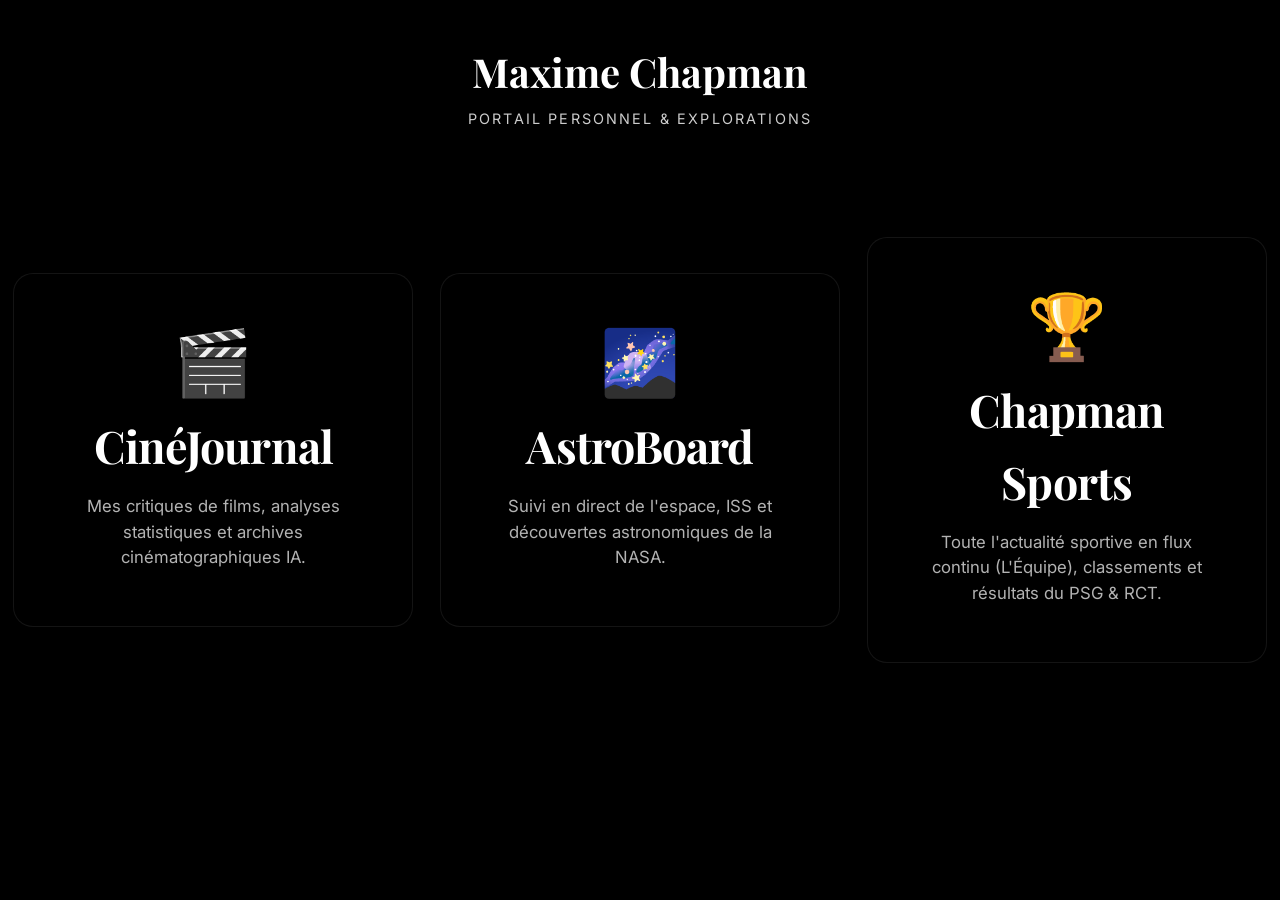
<file: index.html>
<!DOCTYPE html>
<html lang="fr" data-theme="dark">
<head>
  <meta charset="UTF-8">
  <meta name="viewport" content="width=device-width, initial-scale=1.0">
  <title>Maxime Chapman — Dashboard</title>
  <link rel="stylesheet" href="style.css">
  <script>
    const savedMode = localStorage.getItem('cinejournal_mode') || 'dark';
    const savedAmb = localStorage.getItem('cinejournal_ambiance') || 'classic';
    document.documentElement.setAttribute('data-theme', savedMode);
    document.documentElement.setAttribute('data-ambiance', savedAmb);
  </script>
  <style>
    body {
      margin: 0;
      padding: 0;
      background: #000; /* deep dark fallback */
    }
    .hub-wrapper {
      display: flex;
      flex-direction: column;
      height: 100vh;
      overflow: hidden;
      padding: 0;
      margin: 0;
    }
    .hub-header {
      padding: 2.5rem 2rem;
      text-align: center;
      position: absolute;
      top: 0; left: 0; right: 0;
      z-index: 10;
      pointer-events: none;
    }
    .hub-header h1 {
      font-family: 'Playfair Display', serif;
      font-size: 2.5rem;
      color: #fff;
      text-shadow: 0 4px 20px rgba(0,0,0,0.8);
      margin-bottom: 0.2rem;
    }
    .hub-header p {
      color: rgba(255,255,255,0.8);
      font-weight: 400;
      letter-spacing: 0.15em;
      text-transform: uppercase;
      font-size: 0.9rem;
      text-shadow: 0 2px 10px rgba(0,0,0,0.8);
    }
    .hub-panels {
      display: flex;
      flex: 1;
      width: 100vw;
    }
    .hub-panel {
      flex: 1;
      position: relative;
      display: flex;
      align-items: center;
      justify-content: center;
      text-decoration: none;
      overflow: hidden;
      transition: flex 0.7s cubic-bezier(0.25, 1, 0.5, 1);
      cursor: pointer;
    }
    .hub-panel:hover {
      flex: 1.4;
    }
    .hub-panel::before {
      content: '';
      position: absolute;
      inset: 0;
      background-size: cover;
      background-position: center;
      filter: brightness(0.35) saturate(0.8);
      transition: filter 0.7s cubic-bezier(0.25, 1, 0.5, 1), transform 0.7s cubic-bezier(0.25, 1, 0.5, 1);
      z-index: 1;
    }
    .hub-panel:hover::before {
      filter: brightness(0.65) saturate(1.3);
      transform: scale(1.05);
    }
    /* Images Unsplash premium */
    .panel-cine::before {
      background-image: url('https://images.unsplash.com/photo-1485846234645-a62644f84728?auto=format&fit=crop&q=80&w=2059&ixlib=rb-4.0.3');
    }
    .panel-astro::before {
      background-image: url('https://images.unsplash.com/photo-1462331940025-496dfbfc7564?auto=format&fit=crop&q=80&w=2000&ixlib=rb-4.0.3');
    }
    .panel-sport::before {
      background-image: url('https://images.unsplash.com/photo-1540747913346-19e32dc3e97e?auto=format&fit=crop&q=80&w=2000&ixlib=rb-4.0.3'); /* Un stade épique */
    }
    .panel-content {
      text-align: center;
      z-index: 2;
      padding: 3.5rem 3rem;
      background: rgba(0, 0, 0, 0.4);
      backdrop-filter: blur(12px);
      -webkit-backdrop-filter: blur(12px);
      border-radius: 20px;
      border: 1px solid rgba(255, 255, 255, 0.08);
      box-shadow: 0 20px 40px rgba(0,0,0,0.4);
      transition: transform 0.5s cubic-bezier(0.25, 1, 0.5, 1), border-color 0.5s;
      max-width: 400px;
    }
    .hub-panel:hover .panel-content {
      transform: translateY(-15px);
      border-color: rgba(255, 255, 255, 0.3);
      background: rgba(0, 0, 0, 0.5);
    }
    .panel-icon {
      font-size: 4rem;
      margin-bottom: 1rem;
      line-height: 1;
      filter: drop-shadow(0 4px 10px rgba(0,0,0,0.5));
    }
    .panel-title {
      font-family: 'Playfair Display', serif;
      font-size: 2.8rem;
      color: #fff;
      margin-bottom: 0.8rem;
      letter-spacing: -0.02em;
    }
    .panel-desc {
      color: rgba(255, 255, 255, 0.7);
      font-size: 1.05rem;
      line-height: 1.5;
    }
    
    @media (max-width: 768px) {
      .hub-panels { flex-direction: column; }
      .hub-header { position: relative; background: #07070e; padding: 2rem 1rem; z-index: 10; }
      .hub-panel:hover { flex: 1; }
      .hub-panel:hover .panel-content { transform: none; }
      .panel-content { padding: 2rem; transform: scale(0.9); }
    }
  </style>
  <script>
    // Appliquer le thème pour la cohérence globale si nécessaire, même si l'index a ses propres fonds
    const savedMode = localStorage.getItem('cinejournal_mode') || 'dark';
    const savedAmb = localStorage.getItem('cinejournal_ambiance') || 'classic';
    document.documentElement.setAttribute('data-theme', savedMode);
    document.documentElement.setAttribute('data-ambiance', savedAmb);
  </script>
</head>
<body>
  <div class="hub-wrapper">
    <header class="hub-header">
      <h1>Maxime Chapman</h1>
      <p>Portail Personnel & Explorations</p>
    </header>
    
    <div class="hub-panels">
      <!-- CinéJournal -->
      <a href="films.html" class="hub-panel panel-cine">
        <div class="panel-content">
          <div class="panel-icon">🎬</div>
          <h2 class="panel-title">CinéJournal</h2>
          <p class="panel-desc">Mes critiques de films, analyses statistiques et archives cinématographiques IA.</p>
        </div>
      </a>
      
      <!-- AstroBoard -->
      <a href="astro.html" class="hub-panel panel-astro">
        <div class="panel-content">
          <div class="panel-icon">🌌</div>
          <h2 class="panel-title">AstroBoard</h2>
          <p class="panel-desc">Suivi en direct de l'espace, ISS et découvertes astronomiques de la NASA.</p>
        </div>
      </a>

      <!-- Chapman Sports -->
      <a href="sport.html" class="hub-panel panel-sport">
        <div class="panel-content" style="backdrop-filter: blur(8px);">
          <div class="panel-icon">🏆</div>
          <h2 class="panel-title">Chapman Sports</h2>
          <p class="panel-desc">Toute l'actualité sportive en flux continu (L'Équipe), classements et résultats du PSG & RCT.</p>
        </div>
      </a>
    </div>
  </div>
</body>
</html>
</file>
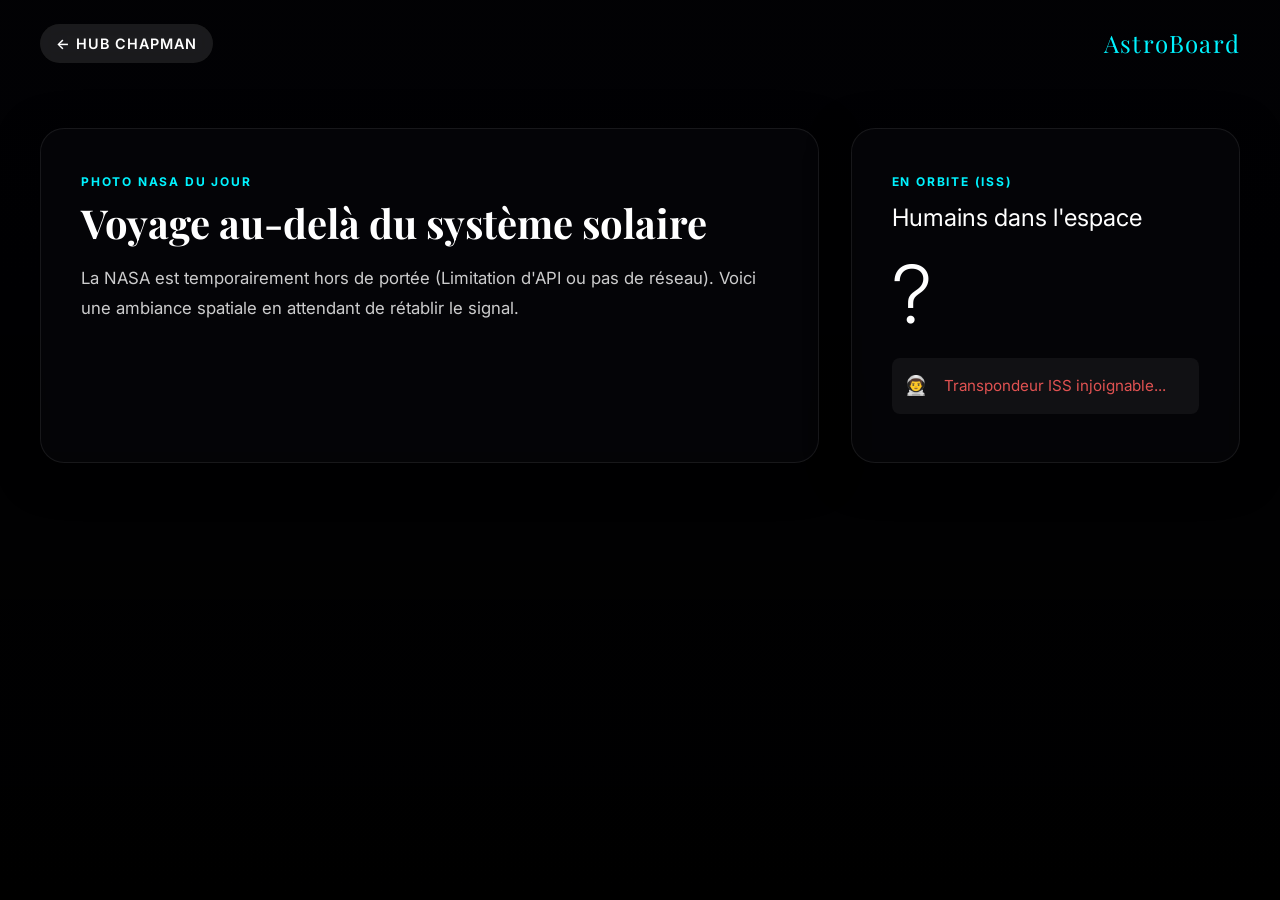
<file: astro.html>
<!DOCTYPE html>
<html lang="fr" data-theme="dark" data-ambiance="scifi">
<head>
  <meta charset="UTF-8">
  <meta name="viewport" content="width=device-width, initial-scale=1.0">
  <title>AstroBoard — Maxime Chapman</title>
  <link rel="stylesheet" href="style.css">
  <script>
    // Par défaut, l'AstroBoard force un peu un aspect très sombre (espace)
    document.documentElement.setAttribute('data-theme', 'dark');
    document.documentElement.setAttribute('data-ambiance', 'scifi');
  </script>
  <style>
    /* Spécificités d'AstroBoard - Glassmorphism Spatial */
    body {
      background: #000;
      color: #fff;
    }
    #astro-bg {
      position: fixed;
      top: 0; left: 0; width: 100vw; height: 100vh;
      background-size: cover;
      background-position: center;
      background-color: #030308;
      z-index: -2;
      transition: background-image 1s ease;
    }
    #astro-bg::after {
      content: '';
      position: absolute;
      inset: 0;
      background: linear-gradient(to top, #000 0%, rgba(0,0,0,0.5) 100%);
      z-index: -1;
    }
    
    .astro-nav {
      position: fixed;
      top: 0; left: 0; right: 0;
      padding: 1.5rem 2.5rem;
      display: flex;
      justify-content: space-between;
      align-items: center;
      z-index: 100;
    }
    .back-hub {
      color: #fff;
      font-size: 0.9rem;
      font-weight: 600;
      letter-spacing: 1px;
      text-transform: uppercase;
      text-decoration: none;
      display: flex;
      align-items: center;
      gap: 0.5rem;
      padding: 0.5rem 1rem;
      background: rgba(255,255,255,0.1);
      backdrop-filter: blur(10px);
      -webkit-backdrop-filter: blur(10px);
      border-radius: 30px;
      transition: background 0.3s;
    }
    .back-hub:hover {
      background: rgba(255,255,255,0.2);
    }
    .astro-logo {
      font-family: 'Playfair Display', serif;
      font-size: 1.5rem;
      color: var(--gold);
      letter-spacing: 0.05em;
    }

    .astro-container {
      padding: 8rem 2.5rem 4rem;
      max-width: 1400px;
      margin: 0 auto;
    }
    
    /* Layout */
    .astro-grid {
      display: grid;
      grid-template-columns: 2fr 1fr;
      gap: 2rem;
    }
    @media (max-width: 900px) {
      .astro-grid { grid-template-columns: 1fr; }
    }

    /* Glass Panels */
    .glass-panel {
      background: rgba(10, 10, 15, 0.4);
      backdrop-filter: blur(16px);
      -webkit-backdrop-filter: blur(16px);
      border: 1px solid rgba(255,255,255,0.08);
      border-radius: 24px;
      padding: 2.5rem;
      box-shadow: 0 10px 40px rgba(0,0,0,0.5);
    }
    .panel-tag {
      font-size: 0.75rem;
      font-weight: 700;
      letter-spacing: 0.15em;
      text-transform: uppercase;
      color: var(--gold);
      margin-bottom: 0.5rem;
      display: inline-block;
    }

    /* APOD Section */
    .apod-title {
      font-family: 'Playfair Display', serif;
      font-size: 2.5rem;
      line-height: 1.2;
      margin-bottom: 1rem;
    }
    .apod-desc {
      font-size: 1.05rem;
      line-height: 1.8;
      color: rgba(255,255,255,0.8);
      max-height: 300px;
      overflow-y: auto;
      padding-right: 15px;
    }

    /* ISS Section */
    .iss-count {
      font-size: 5rem;
      font-weight: 300;
      line-height: 1;
      color: #fff;
    }
    .iss-people {
      list-style: none;
      margin-top: 1.5rem;
      padding: 0;
    }
    .iss-people li {
      padding: 0.8rem;
      background: rgba(255,255,255,0.05);
      margin-bottom: 0.5rem;
      border-radius: 8px;
      display: flex;
      align-items: center;
      gap: 1rem;
      font-size: 0.95rem;
    }
    .iss-people li::before {
      content: '👨‍🚀';
      font-size: 1.2rem;
    }

    /* Loader */
    .loading-text {
      color: var(--gold);
      animation: pulse 1.5s infinite;
    }
    @keyframes pulse {
      0%, 100% { opacity: 1; }
      50% { opacity: 0.5; }
    }
  </style>
</head>
<body>

  <!-- Image de fond APOD -->
  <div id="astro-bg"></div>

  <nav class="astro-nav">
    <a href="index.html" class="back-hub">← Hub Chapman</a>
    <div class="astro-logo">AstroBoard</div>
  </nav>

  <main class="astro-container">
    
    <div class="astro-grid">
      
      <!-- NASA APOD -->
      <div class="glass-panel">
        <span class="panel-tag">Photo NASA du jour</span>
        <h1 class="apod-title" id="apod-title"><span class="loading-text">Connexion Télescope...</span></h1>
        <div id="apod-content">
          <p class="apod-desc" id="apod-desc">Récupération des données spatiales officielles en cours...</p>
        </div>
      </div>

      <!-- ISS Tracking -->
      <div class="glass-panel">
        <span class="panel-tag">En orbite (ISS)</span>
        <h2 style="font-size: 1.5rem; margin-bottom: 1rem; font-weight:400;">Humains dans l'espace</h2>
        <div class="iss-count" id="iss-count">-</div>
        <ul class="iss-people" id="iss-people">
          <li style="opacity:0.5">Recherche des fréquences...</li>
        </ul>
      </div>

    </div>

  </main>

  <script src="astro.js"></script>
</body>
</html>
</file>
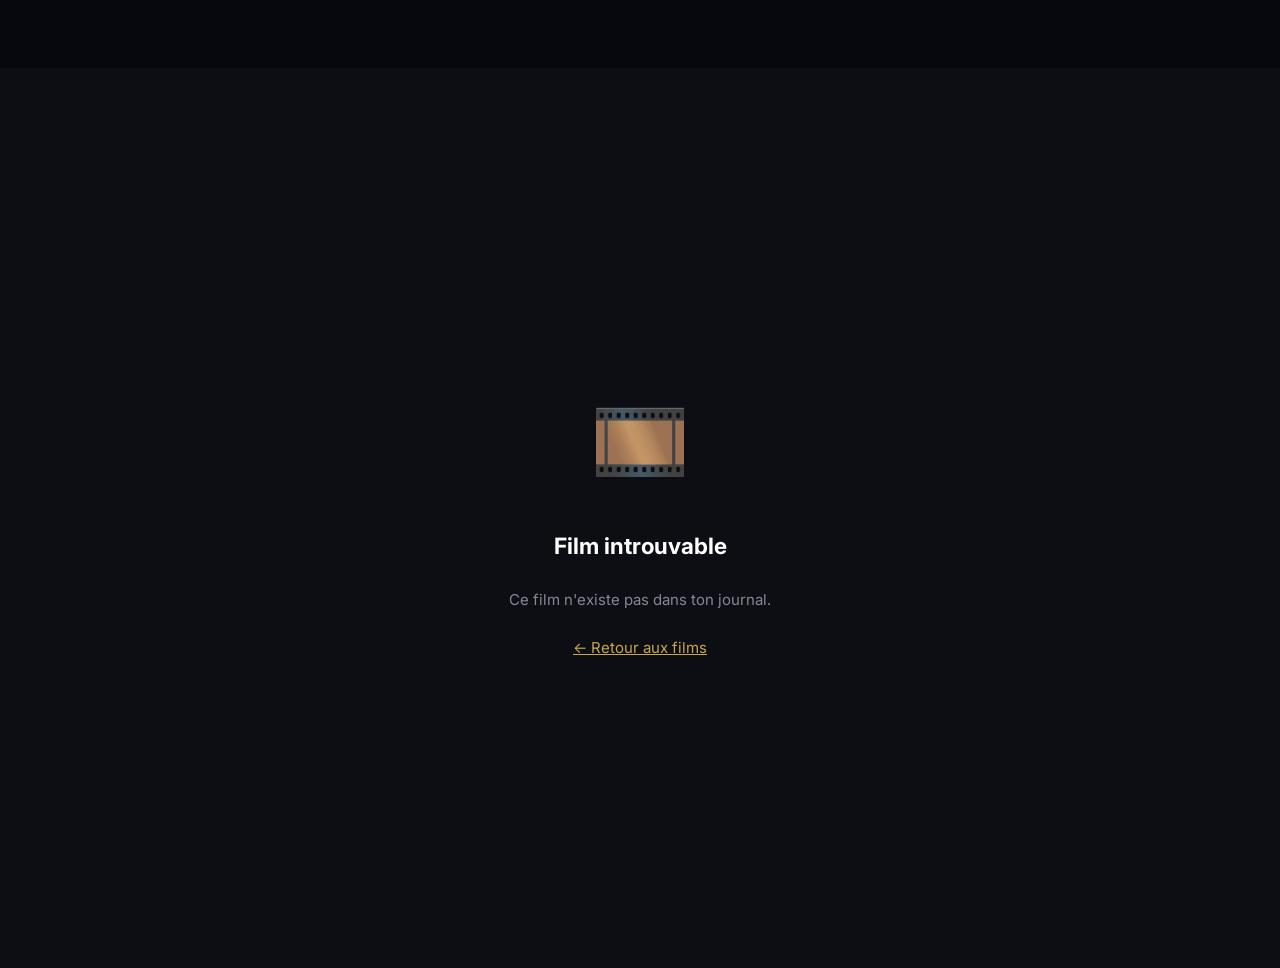
<file: film.html>
<!DOCTYPE html>
<html lang="fr">
<head>
  <meta charset="UTF-8">
  <meta name="viewport" content="width=device-width, initial-scale=1.0">
  <title>Film — CinéJournal</title>
  <meta name="description" content="Critique personnelle d'un film de mon journal cinématographique.">
  <link rel="stylesheet" href="style.css">
  <script>
    const savedMode = localStorage.getItem('cinejournal_mode') || 'dark';
    const savedAmb = localStorage.getItem('cinejournal_ambiance') || 'classic';
    document.documentElement.setAttribute('data-theme', savedMode);
    document.documentElement.setAttribute('data-ambiance', savedAmb);
  </script>
</head>
<body class="detail-page">

  <!-- ── Navbar ── -->
  <nav class="navbar">
    <a href="index.html" class="navbar-logo" style="text-decoration:none;" title="Retour au Portail Maxime Chapman">
      <span class="icon">🎞️</span>
      CinéJournal
    </a>
    <ul class="navbar-nav">
      <li><a href="films.html">Mes Films</a></li>
      <li><a href="favoris.html">❤️ Coups de cœur</a></li>
      <li><a href="stats.html">📊 Statistiques</a></li>
      <li><a href="settings.html">⚙️ Paramètres</a></li>
    </ul>
    <div class="navbar-year">2026</div>
  </nav>

  <!-- ── Hero Détail ── -->
  <div class="detail-hero">
    <div class="detail-hero-bg" id="hero-bg"></div>
    <div class="detail-hero-overlay"></div>
    <div class="detail-hero-content">

      <!-- Poster -->
      <div id="detail-poster-container"></div>

      <!-- Infos -->
      <div class="detail-info">
        <a href="films.html" class="detail-back">← Retour aux films</a>

        <div class="detail-tags" id="detail-tags">
          <!-- Tags dynamiques -->
        </div>

        <h1 class="detail-title" id="detail-titre">Chargement…</h1>
        <p class="detail-subtitle" id="detail-sous-titre"></p>

        <div class="detail-meta-row" id="detail-metas">
          <!-- Métas dynamiques -->
        </div>

        <!-- Double Note -->
        <div class="detail-double-note" id="detail-note">
          <!-- Note dynamique -->
        </div>

        <!-- Notes Externes (Dynamique) -->
        <div id="external-ratings" class="external-ratings" style="display:none; margin-top:2rem; padding-top:1.5rem; border-top:1px solid rgba(255,255,255,0.1); gap:1.5rem; align-items:center;">
          <!-- Dynamique via film.js -->
        </div>
      </div>

    </div>
  </div>

  <!-- ── Corps ── -->
  <div class="detail-body">

    <!-- ── Contexte de visionnage ── -->
    <div class="detail-context-bar" id="detail-context-bar" style="display:none">
      <!-- Généré par JS -->
    </div>

    <!-- ── Galerie d'images ── -->
    <div id="detail-gallery-section" style="display:none">
      <div class="section-block gallery-section-block">
        <h2 class="section-heading">
          <span class="icon">🖼️</span>
          Images du film
        </h2>
        <div class="gallery-grid" id="gallery-grid">
          <!-- Généré par JS -->
        </div>
        <!-- Lightbox -->
        <div class="lightbox-overlay" id="lightbox" style="display:none" onclick="closeLightbox()">
          <button class="lightbox-close" onclick="closeLightbox()">✕</button>
          <button class="lightbox-prev" id="lb-prev" onclick="event.stopPropagation(); lbMove(-1)">‹</button>
          <img class="lightbox-img" id="lightbox-img" src="" alt="">
          <button class="lightbox-next" id="lb-next" onclick="event.stopPropagation(); lbMove(1)">›</button>
        </div>
      </div>
    </div>

    <!-- ── Notes & Critères ── -->
    <div class="section-block criteres-detail-block" id="detail-criteres-section" style="display:none">
      <h2 class="section-heading">
        <span class="icon">📊</span>
        Mes notes détaillées
      </h2>
      <div class="criteres-detail-grid" id="criteres-detail-grid">
        <!-- Généré par JS -->
      </div>
    </div>

    <!-- ── Présentation ── -->
    <div class="section-block">
      <h2 class="section-heading">
        <span class="icon">📖</span>
        Présentation du film
      </h2>
      <p class="synopsis" id="detail-synopsis">Chargement du synopsis…</p>
      <div class="actors-list" id="detail-acteurs">
        <!-- Acteurs dynamiques -->
      </div>
    </div>

    <!-- ── Ma Critique ── -->
    <div class="section-block" id="detail-critique-block" style="display:none">
      <h2 class="section-heading">
        <span class="icon">✍️</span>
        Ma Critique
      </h2>
      <div class="critique-text" id="detail-critique"></div>
      <div class="critique-sig">
        <div class="sig-avatar">🎬</div>
        <div class="sig-name">
          <strong class="sig-auteur">Moi</strong>
          <span>Mon journal de cinéma · 2026</span>
        </div>
      </div>
    </div>

    <!-- ── Critiques Pros (Externes) ── -->
    <div class="section-block" id="pro-reviews-block" style="display:none">
      <h2 class="section-heading">
        <span class="icon">📰</span>
        Critiques de la communauté / presse
      </h2>
      <div id="pro-reviews-container" style="display:flex; flex-direction:column; gap:1.5rem; margin-top:1.5rem;">
        <!-- Généré dynamiquement par film.js -->
      </div>
    </div>

    <!-- ── Actions ── -->
    <div class="detail-actions-bar">
      <a id="btn-modifier" href="#" class="btn-secondary">✏️ Modifier ce film</a>
      <a href="films.html" class="btn-secondary">← Retour</a>
    </div>

  </div>

  <!-- ── Footer ── -->
  <footer class="footer">
    <p>CinéJournal 2026 — Mon journal de cinéma personnel 🎬</p>
  </footer>

  <script src="app.js"></script>
  <script src="film.js"></script>
</body>
</html>
</file>
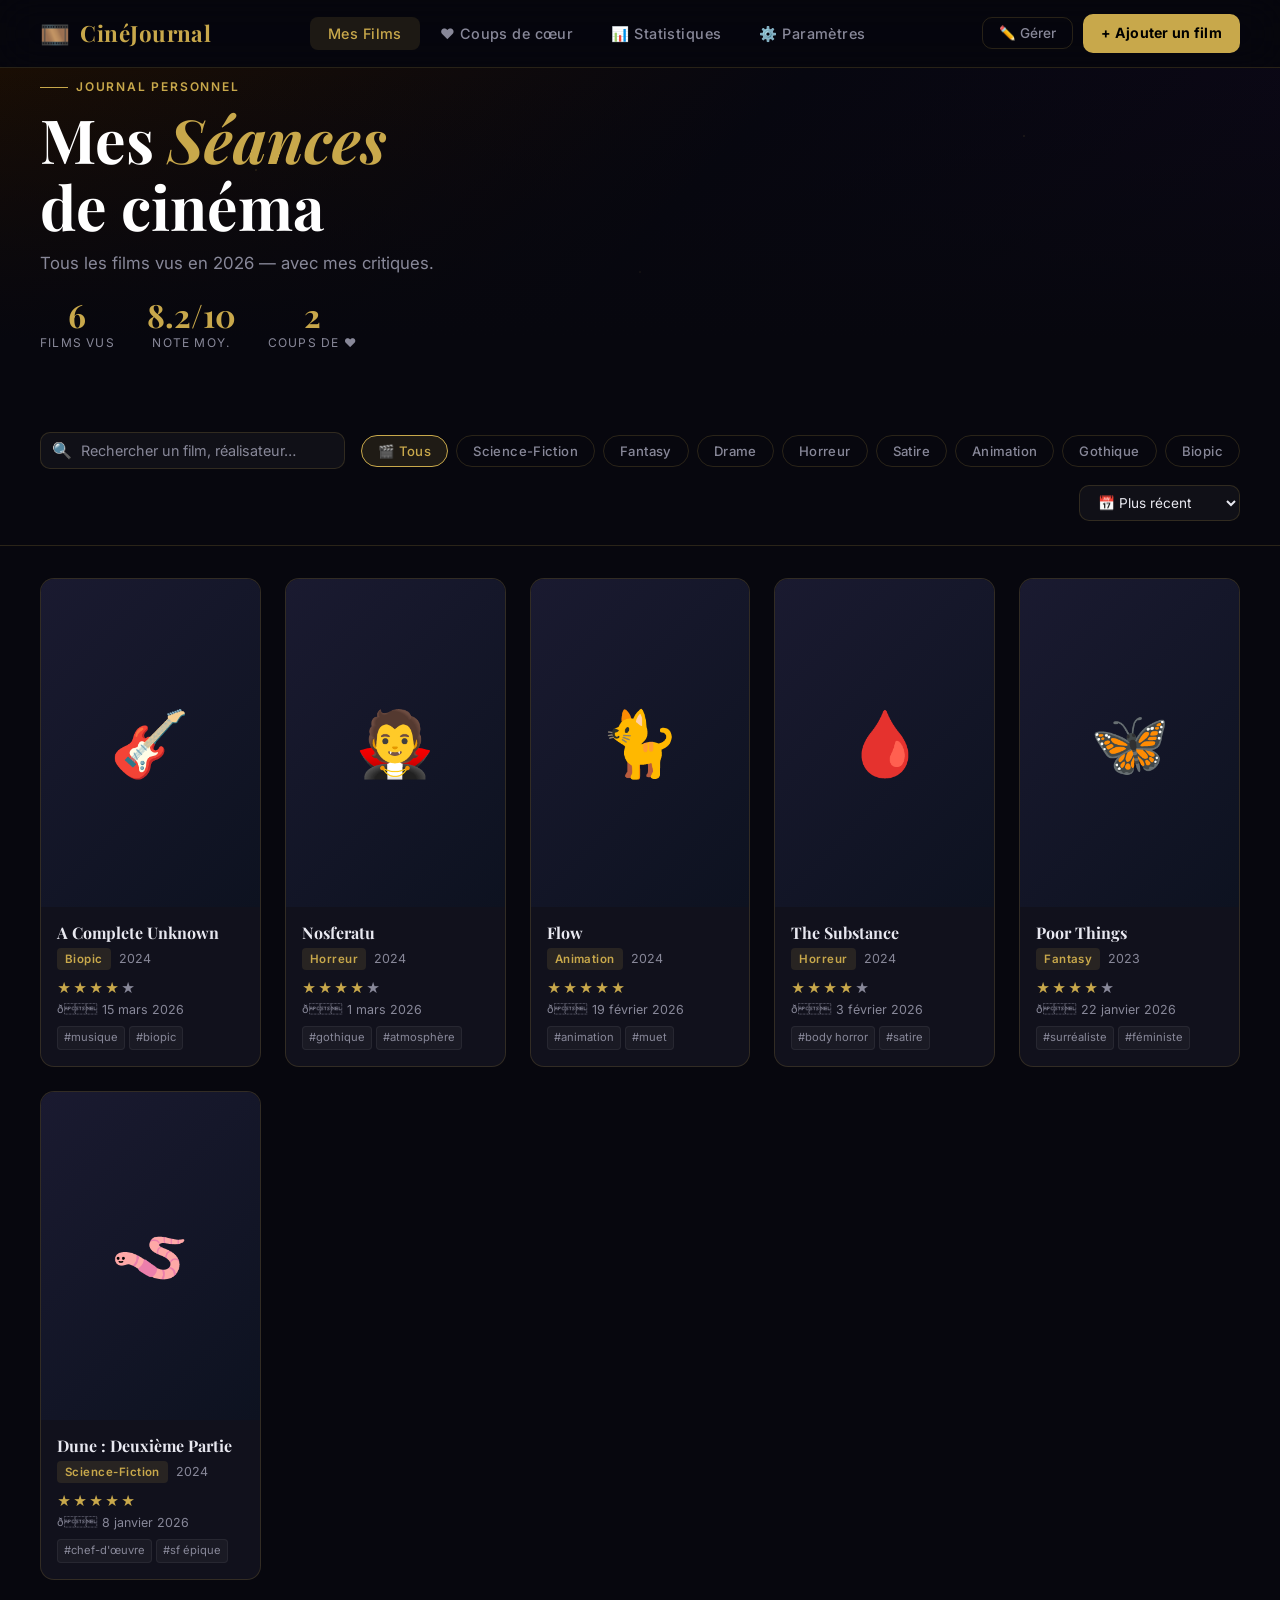
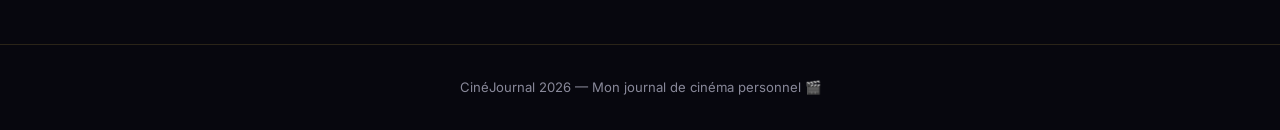
<file: films.html>
<!DOCTYPE html>
<html lang="fr">
<head>
  <meta charset="UTF-8">
  <meta name="viewport" content="width=device-width, initial-scale=1.0">
  <title>CinéJournal 2026 — Mes films</title>
  <meta name="description" content="Mon journal de bord cinématographique : tous les films vus en 2026, avec mes critiques et impressions personnelles.">
  <link rel="stylesheet" href="style.css">
  <script>
    const savedMode = localStorage.getItem('cinejournal_mode') || 'dark';
    const savedAmb = localStorage.getItem('cinejournal_ambiance') || 'classic';
    document.documentElement.setAttribute('data-theme', savedMode);
    document.documentElement.setAttribute('data-ambiance', savedAmb);
  </script>
</head>
<body>

  <!-- ── Navbar ── -->
  <nav class="navbar">
    <a href="index.html" class="navbar-logo" style="text-decoration:none;" title="Retour au Portail Maxime Chapman">
      <span class="icon">🎞️</span>
      CinéJournal
    </a>
    <ul class="navbar-nav">
      <li><a href="films.html" class="active">Mes Films</a></li>
      <li><a href="favoris.html">❤️ Coups de cœur</a></li>
      <li><a href="stats.html">📊 Statistiques</a></li>
      <li><a href="settings.html">⚙️ Paramètres</a></li>
    </ul>
    <div class="navbar-actions">
      <button class="btn-edit-mode" id="btn-edit-mode" onclick="toggleModeEdition()">✏️ Gérer</button>
      <a href="add.html" class="btn-add-film">+ Ajouter un film</a>
    </div>
  </nav>

  <!-- ── Modal suppression ── -->
  <div id="modal-suppr" class="modal-overlay" style="display:none" onclick="if(event.target===this)this.style.display='none'">
    <div class="modal-box">
      <div class="modal-icon">🗑️</div>
      <h3 class="modal-title">Supprimer ce film ?</h3>
      <p class="modal-desc">Tu es sur le point de supprimer <strong id="modal-suppr-titre"></strong>. Cette action est irréversible.</p>
      <div class="modal-actions">
        <button class="btn-secondary" id="btn-suppr-cancel">Annuler</button>
        <button class="btn-danger" id="btn-suppr-confirm">🗑️ Supprimer</button>
      </div>
    </div>
  </div>

  <!-- ── Hero ── -->
  <header class="hero">
    <div class="hero-bg"></div>
    <div class="hero-particles"></div>
    <div class="hero-content">
      <div class="hero-tag">Journal personnel</div>
      <h1>Mes <span>Séances</span><br>de cinéma</h1>
      <p class="hero-sub">Tous les films vus en 2026 — avec mes critiques.</p>
      <div class="hero-stats">
        <div class="hero-stat">
          <div class="num" id="stat-nb">0</div>
          <div class="lbl">Films vus</div>
        </div>
        <div class="hero-stat">
          <div class="num" id="stat-note">—</div>
          <div class="lbl">Note moy.</div>
        </div>
        <div class="hero-stat">
          <div class="num" id="stat-coup">0</div>
          <div class="lbl">Coups de ♥</div>
        </div>
      </div>
    </div>
  </header>

  <!-- ── Filtres ── -->
  <div class="filters-bar">
    <div class="search-wrap">
      <span class="search-icon">🔍</span>
      <input type="search" id="search-input" placeholder="Rechercher un film, réalisateur…" autocomplete="off">
    </div>
    <div class="filter-chips" id="genre-chips"></div>
    <select class="sort-select" id="sort-select" aria-label="Trier les films">
      <option value="date-desc">📅 Plus récent</option>
      <option value="date-asc">📅 Plus ancien</option>
      <option value="note-desc">⭐ Meilleure note</option>
      <option value="alpha">🔤 Alphabétique</option>
    </select>
  </div>

  <!-- ── Grille Films ── -->
  <main class="films-section">
    <div class="films-grid" id="films-grid"></div>
  </main>

  <!-- ── Footer ── -->
  <footer class="footer">
    <p>CinéJournal 2026 — Mon journal de cinéma personnel 🎬</p>
  </footer>

  <script src="app.js"></script>
</body>
</html>
</file>
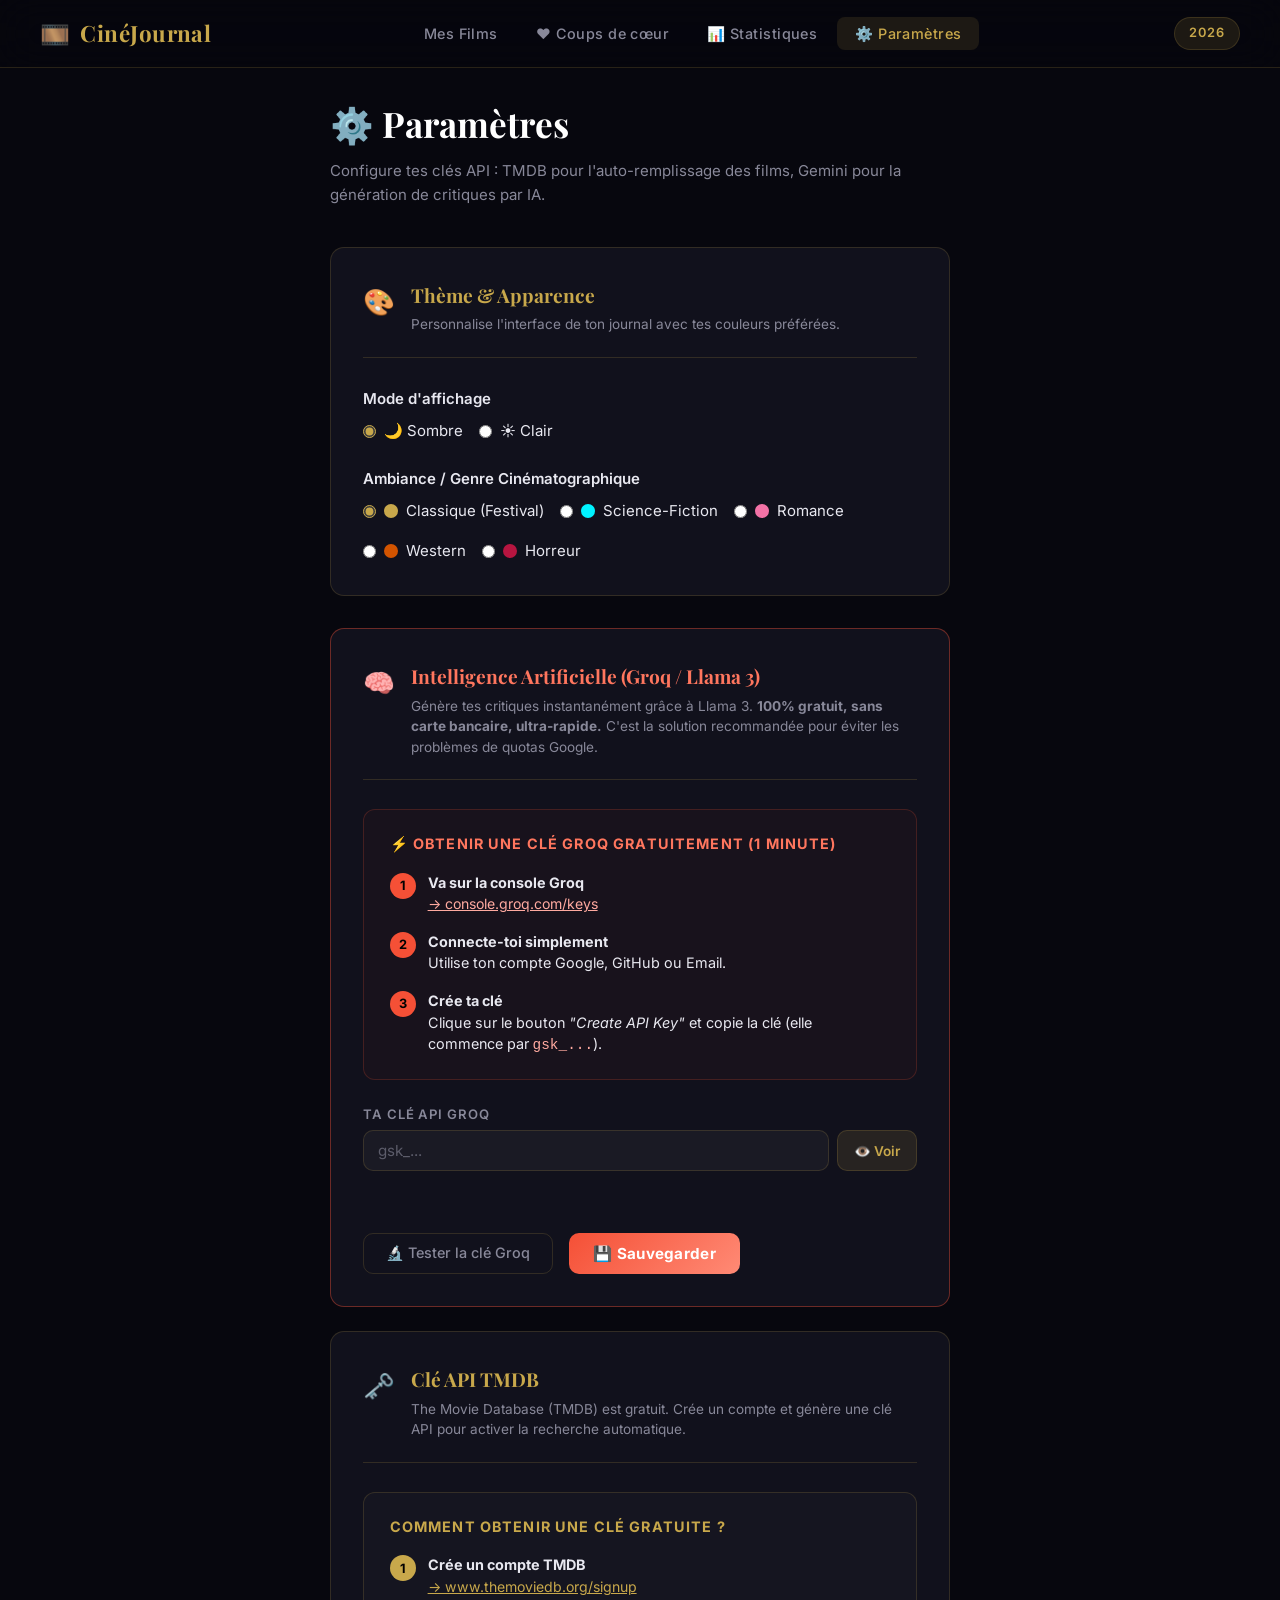
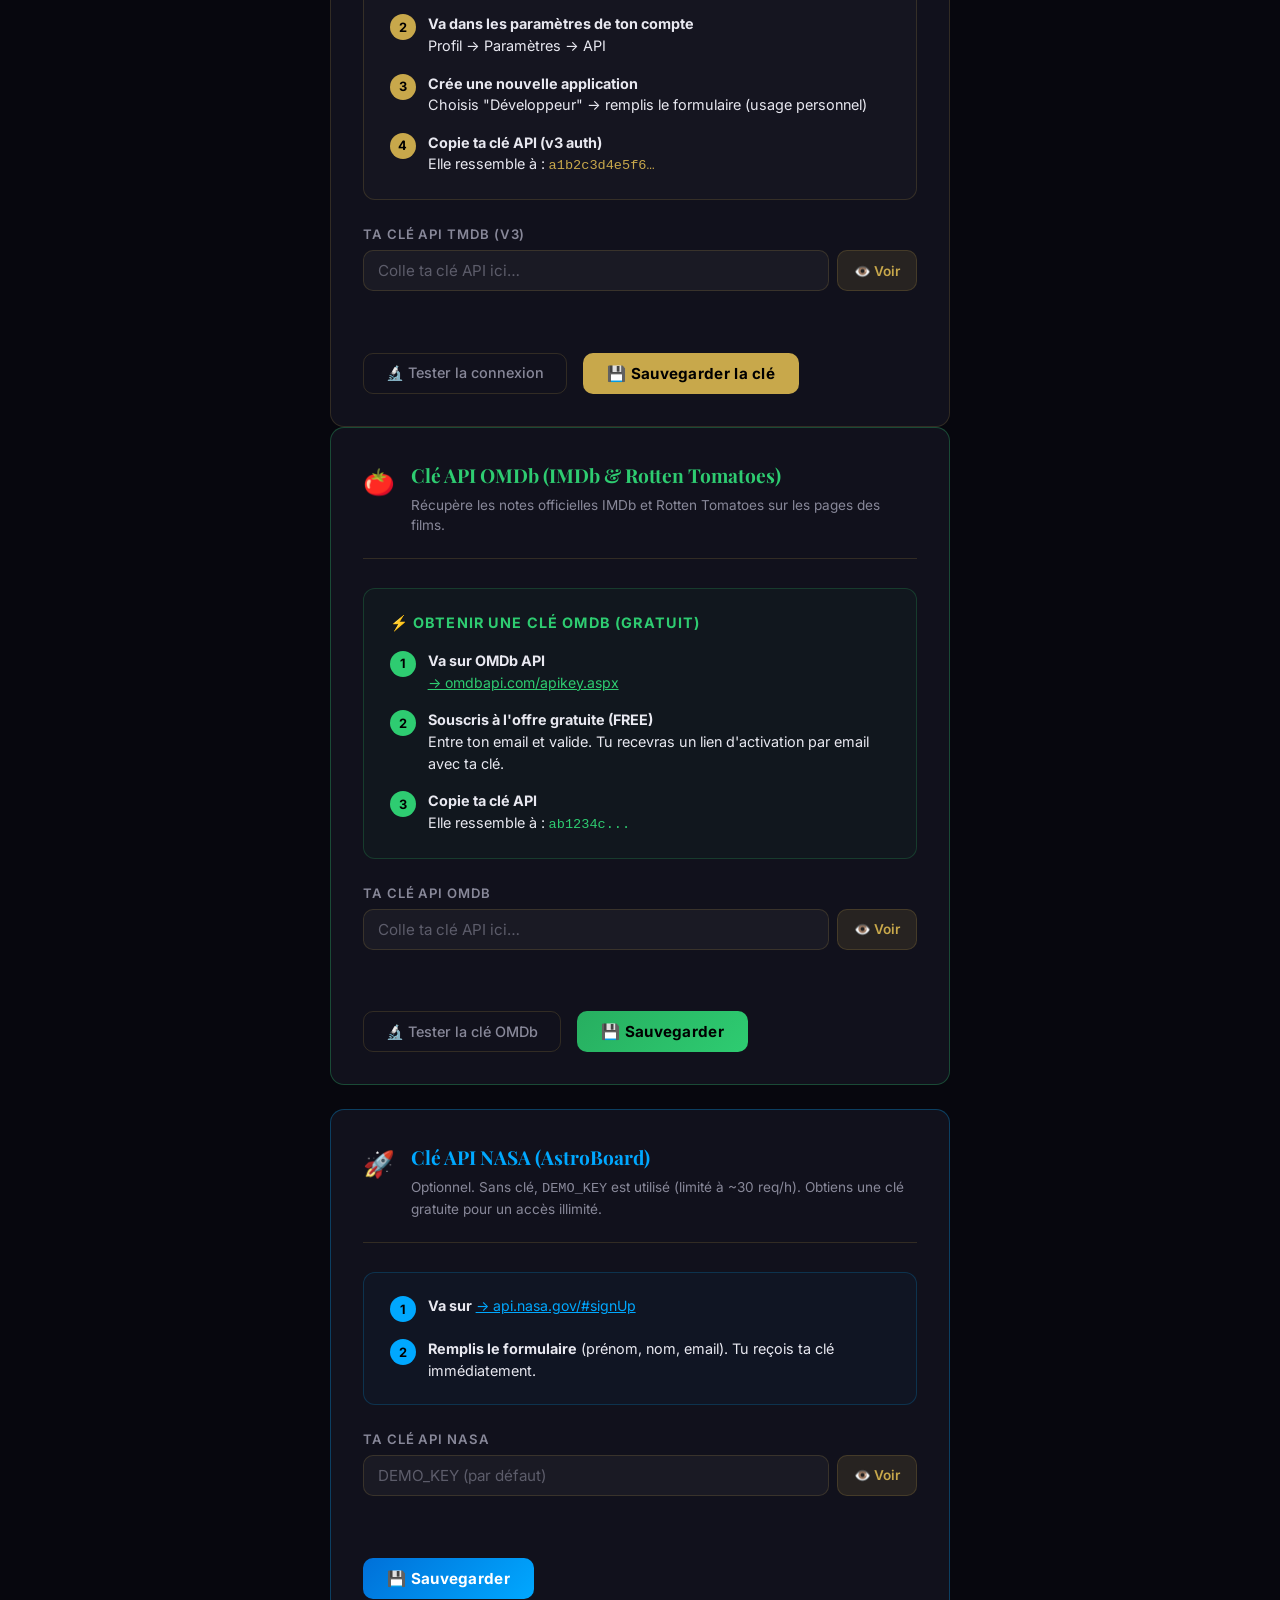
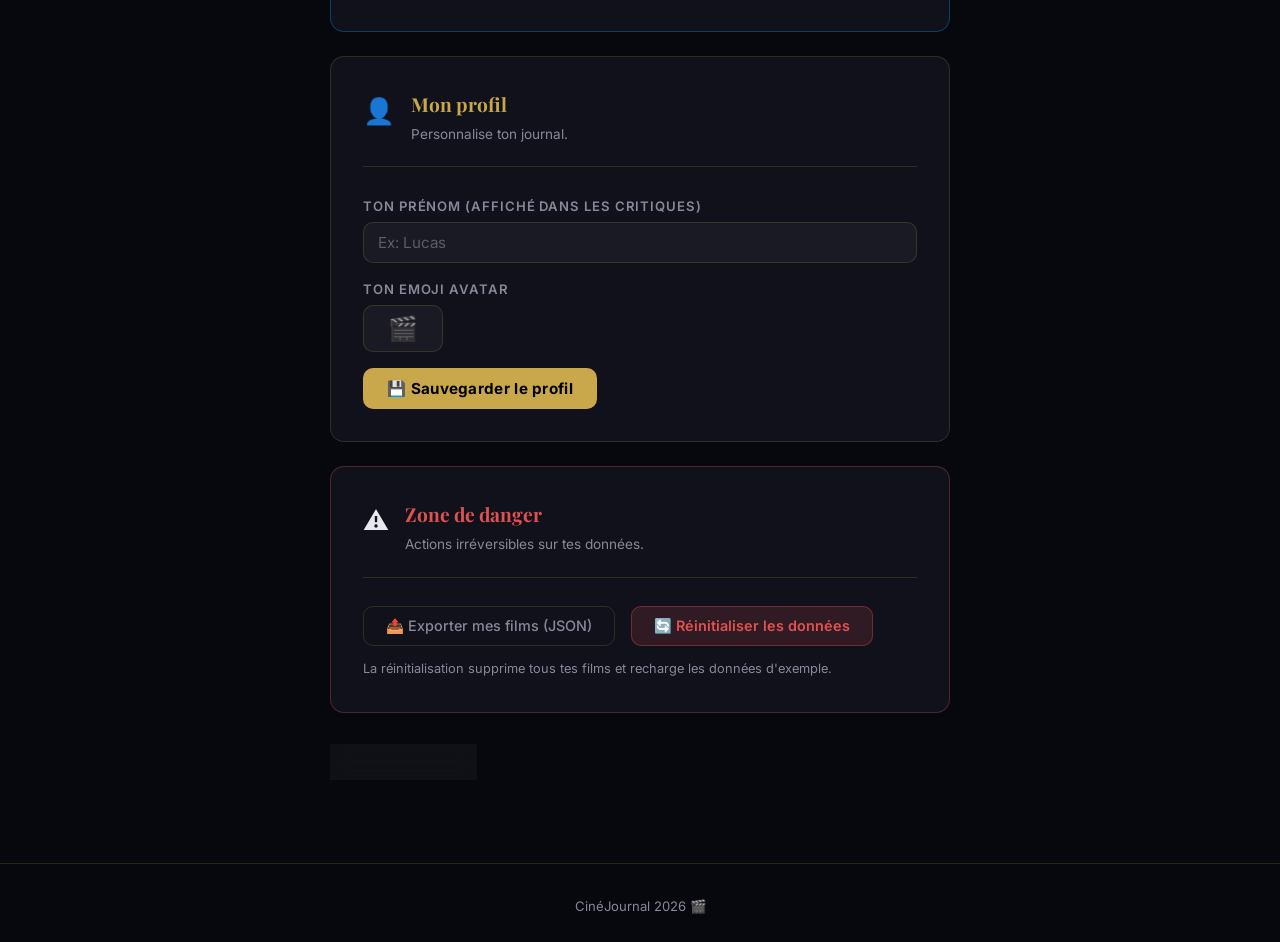
<file: settings.html>
<!DOCTYPE html>
<html lang="fr">
<head>
  <meta charset="UTF-8">
  <meta name="viewport" content="width=device-width, initial-scale=1.0">
  <title>Paramètres TMDB — CinéJournal</title>
  <link rel="stylesheet" href="style.css">
  <script>
    const savedMode = localStorage.getItem('cinejournal_mode') || 'dark';
    const savedAmb = localStorage.getItem('cinejournal_ambiance') || 'classic';
    document.documentElement.setAttribute('data-theme', savedMode);
    document.documentElement.setAttribute('data-ambiance', savedAmb);
  </script>
</head>
<body class="settings-page">

  <nav class="navbar">
    <a href="index.html" class="navbar-logo" style="text-decoration:none;" title="Retour au Portail Maxime Chapman"><span class="icon">🎞️</span>CinéJournal</a>
    <ul class="navbar-nav">
      <li><a href="films.html">Mes Films</a></li>
      <li><a href="favoris.html">❤️ Coups de cœur</a></li>
      <li><a href="stats.html">📊 Statistiques</a></li>
      <li><a href="settings.html" class="active">⚙️ Paramètres</a></li>
    </ul>
    <div class="navbar-year">2026</div>
  </nav>

  <div style="padding:6rem 2.5rem 4rem; max-width:700px; margin:0 auto;">

    <h1 style="font-family:'Playfair Display',serif;font-size:2.2rem;color:#fff;margin-bottom:0.4rem;">
      ⚙️ Paramètres
    </h1>
    <p style="color:var(--text-muted);margin-bottom:2.5rem;">Configure tes clés API : TMDB pour l'auto-remplissage des films, Gemini pour la génération de critiques par IA.</p>

    <!-- ── THÈMES ET PERSONNALISATION ── -->
    <div class="form-section-block" style="margin-bottom:2rem; border-color:var(--border);">
      <div class="form-section-header">
        <span class="form-section-icon">🎨</span>
        <div>
          <h2 class="form-section-title" style="color:var(--gold)">Thème & Apparence</h2>
          <p class="form-section-desc">Personnalise l'interface de ton journal avec tes couleurs préférées.</p>
        </div>
      </div>

      <div style="display:flex; flex-direction:column; gap:1.5rem; margin-top:1rem;">
        
        <!-- Mode Sombre/Clair -->
        <div>
          <label style="display:block; color:var(--text); font-weight:600; margin-bottom:0.5rem;">Mode d'affichage</label>
          <div style="display:flex; gap:1rem;">
            <label style="cursor:pointer; display:flex; align-items:center; gap:0.5rem; color:var(--text);">
              <input type="radio" name="theme-mode" value="dark" style="accent-color:var(--gold);"> 🌙 Sombre
            </label>
            <label style="cursor:pointer; display:flex; align-items:center; gap:0.5rem; color:var(--text);">
              <input type="radio" name="theme-mode" value="light" style="accent-color:var(--gold);"> ☀️ Clair
            </label>
          </div>
        </div>

        <!-- Ambiance -->
        <div>
          <label style="display:block; color:var(--text); font-weight:600; margin-bottom:0.5rem;">Ambiance / Genre Cinématographique</label>
          <div style="display:flex; flex-wrap:wrap; gap:1rem;">
            <label style="cursor:pointer; display:flex; align-items:center; gap:0.5rem; color:var(--text);">
              <input type="radio" name="theme-ambiance" value="classic" style="accent-color:#c8a84b;">
              <span style="display:inline-block; width:14px; height:14px; border-radius:50%; background:#c8a84b;"></span> Classique (Festival)
            </label>
            <label style="cursor:pointer; display:flex; align-items:center; gap:0.5rem; color:var(--text);">
              <input type="radio" name="theme-ambiance" value="scifi" style="accent-color:#00f3ff;">
              <span style="display:inline-block; width:14px; height:14px; border-radius:50%; background:#00f3ff;"></span> Science-Fiction
            </label>
            <label style="cursor:pointer; display:flex; align-items:center; gap:0.5rem; color:var(--text);">
              <input type="radio" name="theme-ambiance" value="romance" style="accent-color:#f372a6;">
              <span style="display:inline-block; width:14px; height:14px; border-radius:50%; background:#f372a6;"></span> Romance
            </label>
            <label style="cursor:pointer; display:flex; align-items:center; gap:0.5rem; color:var(--text);">
              <input type="radio" name="theme-ambiance" value="western" style="accent-color:#d35400;">
              <span style="display:inline-block; width:14px; height:14px; border-radius:50%; background:#d35400;"></span> Western
            </label>
            <label style="cursor:pointer; display:flex; align-items:center; gap:0.5rem; color:var(--text);">
              <input type="radio" name="theme-ambiance" value="horror" style="accent-color:#b71540;">
              <span style="display:inline-block; width:14px; height:14px; border-radius:50%; background:#b71540;"></span> Horreur
            </label>
          </div>
        </div>
      </div>
    </div>

    <!-- Bloc IA (GROQ) -->
    <div class="form-section-block" style="margin-bottom:1.5rem;border-color:rgba(245,80,54,0.4)">
      <div class="form-section-header">
        <span class="form-section-icon">🧠</span>
        <div>
          <h2 class="form-section-title" style="color:#ff765e">Intelligence Artificielle (Groq / Llama 3)</h2>
          <p class="form-section-desc">Génère tes critiques instantanément grâce à Llama 3. <strong>100% gratuit, sans carte bancaire, ultra-rapide.</strong> C'est la solution recommandée pour éviter les problèmes de quotas Google.</p>
        </div>
      </div>

      <div class="steps-box" style="border-color:rgba(245,80,54,0.2); background:rgba(245,80,54,0.03)">
        <h3 style="color:#ff765e;font-size:0.9rem;letter-spacing:0.08em;text-transform:uppercase;margin-bottom:1rem;">⚡️ Obtenir une clé Groq gratuitement (1 minute)</h3>
        <ol class="steps-list">
          <li>
            <span class="step-num" style="background:#f55036">1</span>
            <div>
              <strong>Va sur la console Groq</strong><br>
              <a href="https://console.groq.com/keys" target="_blank" class="steps-link" style="color:#ffaaa0">→ console.groq.com/keys</a>
            </div>
          </li>
          <li>
            <span class="step-num" style="background:#f55036">2</span>
            <div>
              <strong>Connecte-toi simplement</strong><br>
              Utilise ton compte Google, GitHub ou Email.
            </div>
          </li>
          <li>
            <span class="step-num" style="background:#f55036">3</span>
            <div>
              <strong>Crée ta clé</strong><br>
              Clique sur le bouton <em>"Create API Key"</em> et copie la clé (elle commence par <code style="color:#ffaaa0">gsk_...</code>).
            </div>
          </li>
        </ol>
      </div>

      <div class="field-group" style="margin-top:1.5rem">
        <label class="field-label" for="groq-key-input">Ta clé API Groq</label>
        <div class="dynamic-input-row">
          <input type="password" id="groq-key-input" class="field-input" placeholder="gsk_..." autocomplete="off" spellcheck="false">
          <button type="button" id="groq-toggle-vis" class="add-chip-btn" style="white-space:nowrap">👁️ Voir</button>
        </div>
        <div id="groq-status" class="tmdb-status" style="margin-top:0.8rem"></div>
      </div>
      <div style="display:flex;gap:1rem;margin-top:1.5rem;flex-wrap:wrap">
        <button id="groq-test-btn" class="btn-secondary">🔬 Tester la clé Groq</button>
        <button id="groq-save-btn" class="btn-primary" style="background:linear-gradient(135deg,#f55036,#ff8a75);border:none;color:#fff;">💾 Sauvegarder</button>
        <button id="groq-delete-btn" class="btn-danger" style="display:none">🗑️ Supprimer</button>
      </div>
    </div>



    <!-- Bloc TMDB -->
    <div class="form-section-block">
      <div class="form-section-header">
        <span class="form-section-icon">🗝️</span>
        <div>
          <h2 class="form-section-title">Clé API TMDB</h2>
          <p class="form-section-desc">The Movie Database (TMDB) est gratuit. Crée un compte et génère une clé API pour activer la recherche automatique.</p>
        </div>
      </div>

      <!-- Étapes pour obtenir une clé -->
      <div class="steps-box">
        <h3 style="color:var(--gold);font-size:0.9rem;letter-spacing:0.08em;text-transform:uppercase;margin-bottom:1rem;">Comment obtenir une clé gratuite ?</h3>
        <ol class="steps-list">
          <li>
            <span class="step-num">1</span>
            <div>
              <strong>Crée un compte TMDB</strong><br>
              <a href="https://www.themoviedb.org/signup" target="_blank" rel="noopener" class="steps-link">
                → www.themoviedb.org/signup
              </a>
            </div>
          </li>
          <li>
            <span class="step-num">2</span>
            <div>
              <strong>Va dans les paramètres de ton compte</strong><br>
              Profil → Paramètres → API
            </div>
          </li>
          <li>
            <span class="step-num">3</span>
            <div>
              <strong>Crée une nouvelle application</strong><br>
              Choisis "Développeur" → remplis le formulaire (usage personnel)
            </div>
          </li>
          <li>
            <span class="step-num">4</span>
            <div>
              <strong>Copie ta clé API (v3 auth)</strong><br>
              Elle ressemble à : <code style="color:var(--gold);font-size:0.85rem;">a1b2c3d4e5f6…</code>
            </div>
          </li>
        </ol>
      </div>

      <!-- Input clé -->
      <div class="field-group" style="margin-top:1.5rem">
        <label class="field-label" for="tmdb-key-input">Ta clé API TMDB (v3)</label>
        <div class="dynamic-input-row">
          <input type="password" id="tmdb-key-input" class="field-input" placeholder="Colle ta clé API ici…" autocomplete="off" spellcheck="false">
          <button type="button" id="toggle-key-vis" class="add-chip-btn" style="white-space:nowrap">👁️ Voir</button>
        </div>
        <div id="key-status" class="tmdb-status" style="margin-top:0.8rem"></div>
      </div>

      <div style="display:flex;gap:1rem;margin-top:1.5rem;flex-wrap:wrap">
        <button id="test-key-btn" class="btn-secondary">🔬 Tester la connexion</button>
        <button id="save-key-btn" class="btn-primary">💾 Sauvegarder la clé</button>
        <button id="delete-key-btn" class="btn-danger" style="display:none">🗑️ Supprimer la clé</button>
      </div>
    </div>

    <!-- Bloc OMDb -->
    <div class="form-section-block" style="margin-bottom:1.5rem;border-color:rgba(46,204,113,0.3)">
      <div class="form-section-header">
        <span class="form-section-icon">🍅</span>
        <div>
          <h2 class="form-section-title" style="color:#2ecc71">Clé API OMDb (IMDb & Rotten Tomatoes)</h2>
          <p class="form-section-desc">Récupère les notes officielles IMDb et Rotten Tomatoes sur les pages des films.</p>
        </div>
      </div>

      <div class="steps-box" style="border-color:rgba(46,204,113,0.2); background:rgba(46,204,113,0.03)">
        <h3 style="color:#2ecc71;font-size:0.9rem;letter-spacing:0.08em;text-transform:uppercase;margin-bottom:1rem;">⚡️ Obtenir une clé OMDb (Gratuit)</h3>
        <ol class="steps-list">
          <li>
            <span class="step-num" style="background:#2ecc71">1</span>
            <div>
              <strong>Va sur OMDb API</strong><br>
              <a href="https://www.omdbapi.com/apikey.aspx" target="_blank" class="steps-link" style="color:#2ecc71">→ omdbapi.com/apikey.aspx</a>
            </div>
          </li>
          <li>
            <span class="step-num" style="background:#2ecc71">2</span>
            <div>
              <strong>Souscris à l'offre gratuite (FREE)</strong><br>
              Entre ton email et valide. Tu recevras un lien d'activation par email avec ta clé.
            </div>
          </li>
          <li>
            <span class="step-num" style="background:#2ecc71">3</span>
            <div>
              <strong>Copie ta clé API</strong><br>
              Elle ressemble à : <code style="color:#2ecc71;font-size:0.85rem;">ab1234c...</code>
            </div>
          </li>
        </ol>
      </div>

      <div class="field-group" style="margin-top:1.5rem">
        <label class="field-label" for="omdb-key-input">Ta clé API OMDb</label>
        <div class="dynamic-input-row">
          <input type="password" id="omdb-key-input" class="field-input" placeholder="Colle ta clé API ici…" autocomplete="off" spellcheck="false">
          <button type="button" id="omdb-toggle-vis" class="add-chip-btn" style="white-space:nowrap">👁️ Voir</button>
        </div>
        <div id="omdb-status" class="tmdb-status" style="margin-top:0.8rem"></div>
      </div>
      <div style="display:flex;gap:1rem;margin-top:1.5rem;flex-wrap:wrap">
        <button id="omdb-test-btn" class="btn-secondary">🔬 Tester la clé OMDb</button>
        <button id="omdb-save-btn" class="btn-primary" style="background:linear-gradient(135deg,#27ae60,#2ecc71)">💾 Sauvegarder</button>
        <button id="omdb-delete-btn" class="btn-danger" style="display:none">🗑️ Supprimer</button>
      </div>
    </div>

    <!-- Bloc NASA -->
    <div class="form-section-block" style="margin-bottom:1.5rem;border-color:rgba(0,168,255,0.3)">
      <div class="form-section-header">
        <span class="form-section-icon">🚀</span>
        <div>
          <h2 class="form-section-title" style="color:#00a8ff">Clé API NASA (AstroBoard)</h2>
          <p class="form-section-desc">Optionnel. Sans clé, <code>DEMO_KEY</code> est utilisé (limité à ~30 req/h). Obtiens une clé gratuite pour un accès illimité.</p>
        </div>
      </div>
      <div class="steps-box" style="border-color:rgba(0,168,255,0.2); background:rgba(0,168,255,0.03)">
        <ol class="steps-list">
          <li>
            <span class="step-num" style="background:#00a8ff">1</span>
            <div><strong>Va sur</strong> <a href="https://api.nasa.gov/#signUp" target="_blank" class="steps-link" style="color:#00a8ff">→ api.nasa.gov/#signUp</a></div>
          </li>
          <li>
            <span class="step-num" style="background:#00a8ff">2</span>
            <div><strong>Remplis le formulaire</strong> (prénom, nom, email). Tu reçois ta clé immédiatement.</div>
          </li>
        </ol>
      </div>
      <div class="field-group" style="margin-top:1.5rem">
        <label class="field-label" for="nasa-key-input">Ta clé API NASA</label>
        <div class="dynamic-input-row">
          <input type="password" id="nasa-key-input" class="field-input" placeholder="DEMO_KEY (par défaut)" autocomplete="off" spellcheck="false">
          <button type="button" id="nasa-toggle-vis" class="add-chip-btn" style="white-space:nowrap">👁️ Voir</button>
        </div>
        <div id="nasa-status" class="tmdb-status" style="margin-top:0.8rem"></div>
      </div>
      <div style="display:flex;gap:1rem;margin-top:1.5rem;flex-wrap:wrap">
        <button id="nasa-save-btn" class="btn-primary" style="background:linear-gradient(135deg,#0070d8,#00a8ff);border:none;color:#fff;">💾 Sauvegarder</button>
        <button id="nasa-delete-btn" class="btn-danger" style="display:none">🗑️ Supprimer</button>
      </div>
    </div>

    <!-- Bloc info nominaux -->
    <div class="form-section-block" style="margin-top:1.5rem">
      <div class="form-section-header">
        <span class="form-section-icon">👤</span>
        <div>
          <h2 class="form-section-title">Mon profil</h2>
          <p class="form-section-desc">Personnalise ton journal.</p>
        </div>
      </div>
      <div class="field-group">
        <label class="field-label" for="auteur-name">Ton prénom (affiché dans les critiques)</label>
        <input type="text" id="auteur-name" class="field-input" placeholder="Ex: Lucas">
      </div>
      <div class="field-group" style="margin-top:1rem">
        <label class="field-label" for="auteur-emoji">Ton emoji avatar</label>
        <input type="text" id="auteur-emoji" class="field-input emoji-input" placeholder="🎬" maxlength="4">
      </div>
      <button id="save-profile-btn" class="btn-primary" style="margin-top:1rem">💾 Sauvegarder le profil</button>
    </div>

    <!-- Bloc données -->
    <div class="form-section-block" style="margin-top:1.5rem;border-color:rgba(224,82,82,0.3)">
      <div class="form-section-header">
        <span class="form-section-icon">⚠️</span>
        <div>
          <h2 class="form-section-title" style="color:#e05252">Zone de danger</h2>
          <p class="form-section-desc">Actions irréversibles sur tes données.</p>
        </div>
      </div>
      <div style="display:flex;gap:1rem;flex-wrap:wrap">
        <button id="export-btn" class="btn-secondary">📤 Exporter mes films (JSON)</button>
        <button id="reset-btn" class="btn-danger">🔄 Réinitialiser les données</button>
      </div>
      <p style="color:var(--text-muted);font-size:0.8rem;margin-top:0.8rem">
        La réinitialisation supprime tous tes films et recharge les données d'exemple.
      </p>
    </div>

    <div style="margin-top:2rem">
      <a href="films.html" class="detail-back">← Retour aux films</a>
    </div>
  </div>

  <footer class="footer"><p>CinéJournal 2026 🎬</p></footer>

  <script src="app.js"></script>
  <script>
    const keyInput = document.getElementById('tmdb-key-input');
    const keyStatus = document.getElementById('key-status');
    const saveBtn = document.getElementById('save-key-btn');
    const testBtn = document.getElementById('test-key-btn');
    const deleteBtn = document.getElementById('delete-key-btn');
    const toggleVis = document.getElementById('toggle-key-vis');

    // Pré-remplir si clé existante
    const existingKey = TMDB.getKey();
    if (existingKey) {
      keyInput.value = existingKey;
      deleteBtn.style.display = 'inline-flex';
      keyStatus.innerHTML = '✅ Clé API configurée.';
      keyStatus.className = 'tmdb-status ok';
    }

    // Voir/cacher la clé
    toggleVis.addEventListener('click', () => {
      keyInput.type = keyInput.type === 'password' ? 'text' : 'password';
      toggleVis.textContent = keyInput.type === 'password' ? '👁️ Voir' : '🙈 Cacher';
    });

    // Sauvegarder
    saveBtn.addEventListener('click', () => {
      const k = keyInput.value.trim();
      if (!k) { keyStatus.innerHTML = '❌ Clé vide.'; keyStatus.className = 'tmdb-status error'; return; }
      TMDB.setKey(k);
      deleteBtn.style.display = 'inline-flex';
      keyStatus.innerHTML = '✅ Clé sauvegardée !';
      keyStatus.className = 'tmdb-status ok';
    });

    // Tester
    testBtn.addEventListener('click', async () => {
      const k = keyInput.value.trim();
      if (!k) { keyStatus.innerHTML = '❌ Clé vide.'; keyStatus.className = 'tmdb-status error'; return; }
      keyStatus.innerHTML = '⏳ Test en cours…'; keyStatus.className = 'tmdb-status loading';
      try {
        TMDB.setKey(k);
        const res = await TMDB.search('Inception');
        if (res.length > 0) {
          keyStatus.innerHTML = `✅ Connexion OK ! ${res.length} résultats pour "Inception".`;
          keyStatus.className = 'tmdb-status ok';
        } else {
          keyStatus.innerHTML = '⚠️ Connexion OK mais aucun résultat.';
          keyStatus.className = 'tmdb-status warn';
        }
      } catch {
        keyStatus.innerHTML = '❌ Clé invalide ou erreur réseau.';
        keyStatus.className = 'tmdb-status error';
      }
    });

    // Supprimer
    deleteBtn.addEventListener('click', () => {
      localStorage.removeItem(CONFIG.TMDB_KEY_STORAGE);
      keyInput.value = '';
      deleteBtn.style.display = 'none';
      keyStatus.innerHTML = 'Clé supprimée.'; keyStatus.className = 'tmdb-status';
    });

    // Profil
    const profName = document.getElementById('auteur-name');
    const profEmoji = document.getElementById('auteur-emoji');
    const existingName = localStorage.getItem('cinejournal_auteur');
    const existingEmoji = localStorage.getItem('cinejournal_emoji');
    if (existingName) profName.value = existingName;
    if (existingEmoji) profEmoji.value = existingEmoji;

    document.getElementById('save-profile-btn').addEventListener('click', () => {
      localStorage.setItem('cinejournal_auteur', profName.value.trim() || 'Moi');
      localStorage.setItem('cinejournal_emoji', profEmoji.value.trim() || '🎬');
      alert('✅ Profil sauvegardé !');
    });

    // Export
    document.getElementById('export-btn').addEventListener('click', () => {
      const films = chargerFilms();
      const blob = new Blob([JSON.stringify(films, null, 2)], { type: 'application/json' });
      const a = document.createElement('a');
      a.href = URL.createObjectURL(blob);
      a.download = `cinejournal_${new Date().toISOString().slice(0,10)}.json`;
      a.click();
    });

    // Reset
    document.getElementById('reset-btn').addEventListener('click', () => {
      if (confirm('⚠️ Réinitialiser tous les films ? Cette action est irréversible.')) {
        localStorage.removeItem(CONFIG.STORAGE_KEY);
        alert('✅ Données réinitialisées. Les films exemples seront rechargés.');
        window.location.href = 'index.html';
      }
    });
    // ── Groq Key (IA) ──
    const groqInput = document.getElementById('groq-key-input');
    const groqStatus = document.getElementById('groq-status');
    const groqSave = document.getElementById('groq-save-btn');
    const groqTest = document.getElementById('groq-test-btn');
    const groqDelete = document.getElementById('groq-delete-btn');
    const groqToggle = document.getElementById('groq-toggle-vis');
    const existingGroq = localStorage.getItem('cinejournal_groq_key');

    if (existingGroq) {
      groqInput.value = existingGroq;
      groqDelete.style.display = 'inline-flex';
      groqStatus.innerHTML = '✅ Clé Groq configurée.';
      groqStatus.className = 'tmdb-status ok';
    }

    groqToggle.addEventListener('click', () => {
      groqInput.type = groqInput.type === 'password' ? 'text' : 'password';
      groqToggle.textContent = groqInput.type === 'password' ? '👁️ Voir' : '🙈 Cacher';
    });

    groqSave.addEventListener('click', () => {
      const k = groqInput.value.trim();
      if (!k) { groqStatus.innerHTML = '❌ Clé vide.'; groqStatus.className = 'tmdb-status error'; return; }
      if (!k.startsWith('gsk_')) { groqStatus.innerHTML = '⚠️ Une clé Groq commence par "gsk_". Es-tu sûr ?'; groqStatus.className = 'tmdb-status warn'; }
      
      localStorage.setItem('cinejournal_groq_key', k);
      groqDelete.style.display = 'inline-flex';
      if(k.startsWith('gsk_')) {
        groqStatus.innerHTML = '✅ Clé Groq sauvegardée !';
        groqStatus.className = 'tmdb-status ok';
      }
    });

    groqTest.addEventListener('click', async () => {
      const k = groqInput.value.trim();
      if (!k) { groqStatus.innerHTML = '❌ Clé vide.'; groqStatus.className = 'tmdb-status error'; return; }
      groqStatus.innerHTML = '⏳ Test en cours sur le modèle Llama 3…'; groqStatus.className = 'tmdb-status loading';
      
      try {
        const r = await fetch('https://api.groq.com/openai/v1/chat/completions', {
          method: 'POST',
          headers: {
            'Authorization': `Bearer ${k}`,
            'Content-Type': 'application/json'
          },
          body: JSON.stringify({
            model: 'llama-3.3-70b-versatile',
            messages: [{ role: 'user', content: 'Dis ok.' }],
            max_tokens: 10
          })
        });
        
        if (!r.ok) throw new Error();
        const d = await r.json();
        
        if (d.choices?.[0]) { 
          groqStatus.innerHTML = '✅ IA Llama 3 opérationnelle ! Ultra rapide.'; 
          groqStatus.className = 'tmdb-status ok'; 
        } else { 
          groqStatus.innerHTML = '⚠️ Réponse inattendue.'; 
          groqStatus.className = 'tmdb-status warn'; 
        }
      } catch { 
        groqStatus.innerHTML = '❌ Clé invalide. Copie bien toute la clé "gsk_...".'; 
        groqStatus.className = 'tmdb-status error'; 
      }
    });

    groqDelete.addEventListener('click', () => {
      localStorage.removeItem('cinejournal_groq_key');
      groqInput.value = '';
      groqDelete.style.display = 'none';
      groqStatus.innerHTML = 'Clé supprimée.'; groqStatus.className = 'tmdb-status';
    });
    // ── OMDb Key (Notes externes) ──
    const omdbInput = document.getElementById('omdb-key-input');
    const omdbStatus = document.getElementById('omdb-status');
    const omdbSave = document.getElementById('omdb-save-btn');
    const omdbTest = document.getElementById('omdb-test-btn');
    const omdbDelete = document.getElementById('omdb-delete-btn');
    const omdbToggle = document.getElementById('omdb-toggle-vis');
    const existingOmdb = localStorage.getItem('cinejournal_omdb_key');

    if (existingOmdb) {
      omdbInput.value = existingOmdb;
      omdbDelete.style.display = 'inline-flex';
      omdbStatus.innerHTML = '✅ Clé OMDb configurée.';
      omdbStatus.className = 'tmdb-status ok';
    }

    omdbToggle.addEventListener('click', () => {
      omdbInput.type = omdbInput.type === 'password' ? 'text' : 'password';
      omdbToggle.textContent = omdbInput.type === 'password' ? '👁️ Voir' : '🙈 Cacher';
    });

    omdbSave.addEventListener('click', () => {
      const k = omdbInput.value.trim();
      if (!k) { omdbStatus.innerHTML = '❌ Clé vide.'; omdbStatus.className = 'tmdb-status error'; return; }
      
      localStorage.setItem('cinejournal_omdb_key', k);
      omdbDelete.style.display = 'inline-flex';
      omdbStatus.innerHTML = '✅ Clé OMDb sauvegardée !';
      omdbStatus.className = 'tmdb-status ok';
    });

    omdbTest.addEventListener('click', async () => {
      const k = omdbInput.value.trim();
      if (!k) { omdbStatus.innerHTML = '❌ Clé vide.'; omdbStatus.className = 'tmdb-status error'; return; }
      omdbStatus.innerHTML = '⏳ Test en cours sur OMDb…'; omdbStatus.className = 'tmdb-status loading';
      
      try {
        const r = await fetch(`https://www.omdbapi.com/?apikey=${k}&t=Inception`);
        const d = await r.json();
        
        if (d.Response === "True") { 
          omdbStatus.innerHTML = '✅ API OMDb opérationnelle (Inception trouvé) !'; 
          omdbStatus.className = 'tmdb-status ok'; 
        } else { 
          omdbStatus.innerHTML = `❌ Erreur : ${d.Error}`; 
          omdbStatus.className = 'tmdb-status error'; 
        }
      } catch { 
        omdbStatus.innerHTML = '❌ Erreur réseau. Vérifie ta connexion ou la clé.'; 
        omdbStatus.className = 'tmdb-status error'; 
      }
    });

    omdbDelete.addEventListener('click', () => {
      localStorage.removeItem('cinejournal_omdb_key');
      omdbInput.value = '';
      omdbDelete.style.display = 'none';
      omdbStatus.innerHTML = 'Clé supprimée.'; omdbStatus.className = 'tmdb-status';
    });

    // ── NASA Key ──
    const nasaInput = document.getElementById('nasa-key-input');
    const nasaStatus = document.getElementById('nasa-status');
    const nasaSave = document.getElementById('nasa-save-btn');
    const nasaDelete = document.getElementById('nasa-delete-btn');
    const nasaToggle = document.getElementById('nasa-toggle-vis');
    const existingNasa = localStorage.getItem('cinejournal_nasa_key');

    if (existingNasa) {
      nasaInput.value = existingNasa;
      nasaDelete.style.display = 'inline-flex';
      nasaStatus.innerHTML = '✅ Clé NASA configurée.';
      nasaStatus.className = 'tmdb-status ok';
    }

    nasaToggle.addEventListener('click', () => {
      nasaInput.type = nasaInput.type === 'password' ? 'text' : 'password';
      nasaToggle.textContent = nasaInput.type === 'password' ? '👁️ Voir' : '🙈 Cacher';
    });

    nasaSave.addEventListener('click', () => {
      const k = nasaInput.value.trim();
      if (!k) { nasaStatus.innerHTML = '❌ Clé vide.'; nasaStatus.className = 'tmdb-status error'; return; }
      localStorage.setItem('cinejournal_nasa_key', k);
      nasaDelete.style.display = 'inline-flex';
      nasaStatus.innerHTML = '✅ Clé NASA sauvegardée !';
      nasaStatus.className = 'tmdb-status ok';
    });

    nasaDelete.addEventListener('click', () => {
      localStorage.removeItem('cinejournal_nasa_key');
      nasaInput.value = '';
      nasaDelete.style.display = 'none';
      nasaStatus.innerHTML = 'Clé supprimée (DEMO_KEY utilisée).';
      nasaStatus.className = 'tmdb-status';
    });

    // ── THÈME & PERSONNALISATION ──
    const modeRadios = document.querySelectorAll('input[name="theme-mode"]');
    const ambRadios = document.querySelectorAll('input[name="theme-ambiance"]');

    // Init UI from storage
    if (savedMode) {
      const r = document.querySelector(`input[name="theme-mode"][value="${savedMode}"]`);
      if (r) r.checked = true;
    }
    if (savedAmb) {
      const r = document.querySelector(`input[name="theme-ambiance"][value="${savedAmb}"]`);
      if (r) r.checked = true;
    } else {
      document.querySelector(`input[name="theme-ambiance"][value="classic"]`).checked = true;
    }

    // Handlers
    modeRadios.forEach(radio => {
      radio.addEventListener('change', (e) => {
        const val = e.target.value;
        document.documentElement.setAttribute('data-theme', val);
        localStorage.setItem('cinejournal_mode', val);
      });
    });

    ambRadios.forEach(radio => {
      radio.addEventListener('change', (e) => {
        const val = e.target.value;
        document.documentElement.setAttribute('data-ambiance', val);
        localStorage.setItem('cinejournal_ambiance', val);
      });
    });

  </script>
</body>
</html>
</file>
<file: style.css>
/* âââââââââââââââââââââââââââââââââââââââââââââââ
   CinÃ©Journal â Design System
   âââââââââââââââââââââââââââââââââââââââââââââââ */

@import url('https://fonts.googleapis.com/css2?family=Playfair+Display:ital,wght@0,400;0,600;0,700;1,400&family=Inter:wght@300;400;500;600&display=swap');

/* ââ Variables ââ */
/* Variables Globales & Thèmes */
:root {
  --radius:      14px;
  --shadow:      0 8px 40px rgba(0,0,0,0.6);
  --transition:  all 0.28s cubic-bezier(0.4,0,0.2,1);

  --bg-deep:     #07070e;
  --bg-card:     #11111c;
  --bg-glass:    rgba(255,255,255,0.04);
  --text:        #e8e8f0;
  --text-muted:  #888899;
  --border-alpha: 0.18;
}

[data-theme="light"] {
  --bg-deep:     #f4f4f9;
  --bg-card:     #ffffff;
  --bg-glass:    rgba(0,0,0,0.04);
  --text:        #1d1d2b;
  --text-muted:  #6b6b7f;
  --border-alpha: 0.25;
  --shadow:      0 8px 30px rgba(0,0,0,0.08);
}

:root, [data-ambiance="classic"] {
  --gold:        #c8a84b;
  --gold-light:  #e8c96a;
  --gold-dim:    rgba(200,168,75,0.12);
  --border:      rgba(200,168,75, var(--border-alpha));
  --gold-gradient: linear-gradient(135deg, #e8c96a, #c8a84b);
  --red:         #e05252;
}

[data-ambiance="scifi"] {
  --gold:        #00f3ff;
  --gold-light:  #70ffff;
  --gold-dim:    rgba(0,243,255,0.12);
  --border:      rgba(0,243,255, var(--border-alpha));
  --gold-gradient: linear-gradient(135deg, #bf54ff, #00f3ff);
  --red:         #ff0055;
}

[data-ambiance="romance"] {
  --gold:        #f372a6;
  --gold-light:  #ff9ebd;
  --gold-dim:    rgba(243,114,166,0.12);
  --border:      rgba(243,114,166, var(--border-alpha));
  --gold-gradient: linear-gradient(135deg, #ff9ebd, #e83a75);
  --red:         #d63031;
}

[data-ambiance="western"] {
  --gold:        #d35400;
  --gold-light:  #e67e22;
  --gold-dim:    rgba(211,84,0,0.12);
  --border:      rgba(211,84,0, var(--border-alpha));
  --gold-gradient: linear-gradient(135deg, #e67e22, #c0392b);
  --red:         #c0392b;
}

[data-ambiance="horror"] {
  --gold:        #b71540;
  --gold-light:  #e55039;
  --gold-dim:    rgba(183,21,64,0.12);
  --border:      rgba(183,21,64, var(--border-alpha));
  --gold-gradient: linear-gradient(135deg, #e55039, #b71540);
  --red:         #c23616;
}


/* ââ Reset ââ */
*, *::before, *::after { box-sizing: border-box; margin: 0; padding: 0; }
html { scroll-behavior: smooth; }
body {
  background: var(--bg-deep);
  color: var(--text);
  font-family: 'Inter', sans-serif;
  font-size: 15px;
  line-height: 1.6;
  min-height: 100vh;
  overflow-x: hidden;
}
a { text-decoration: none; color: inherit; }
img { display: block; }
button { cursor: pointer; font-family: inherit; }

/* ââ Scrollbar ââ */
::-webkit-scrollbar { width: 6px; }
::-webkit-scrollbar-track { background: var(--bg-deep); }
::-webkit-scrollbar-thumb { background: var(--gold); border-radius: 3px; }

/* ââââââââââââââââââââââââââââââââââââââ
   NAVBAR
ââââââââââââââââââââââââââââââââââââââ */
.navbar {
  position: fixed;
  top: 0; left: 0; right: 0;
  z-index: 100;
  display: flex;
  align-items: center;
  justify-content: space-between;
  padding: 0 2.5rem;
  height: 68px;
  background: rgba(7,7,14,0.85);
  backdrop-filter: blur(20px);
  border-bottom: 1px solid var(--border);
}

.navbar-logo {
  display: flex;
  align-items: center;
  gap: 10px;
  font-family: 'Playfair Display', serif;
  font-size: 1.4rem;
  font-weight: 700;
  color: var(--gold);
  letter-spacing: 0.02em;
}
.navbar-logo .icon { font-size: 1.5rem; }

.navbar-nav {
  display: flex;
  gap: 2px;
  list-style: none;
}
.navbar-nav a {
  padding: 8px 18px;
  border-radius: 8px;
  font-size: 0.9rem;
  font-weight: 500;
  color: var(--text-muted);
  transition: var(--transition);
  letter-spacing: 0.03em;
}
.navbar-nav a:hover, .navbar-nav a.active {
  color: var(--gold);
  background: var(--gold-dim);
}

.navbar-year {
  font-size: 0.8rem;
  font-weight: 600;
  color: var(--gold);
  background: var(--gold-dim);
  border: 1px solid var(--border);
  padding: 5px 14px;
  border-radius: 20px;
  letter-spacing: 0.08em;
}

/* ââââââââââââââââââââââââââââââââââââââ
   HERO (Page principale)
ââââââââââââââââââââââââââââââââââââââ */
.hero {
  position: relative;
  height: 340px;
  margin-top: 68px;
  overflow: hidden;
  display: flex;
  align-items: flex-end;
}
.hero-bg {
  position: absolute;
  inset: 0;
  background:
    linear-gradient(to top, var(--bg-deep) 20%, transparent 100%),
    linear-gradient(135deg, #1a0e04 0%, #070710 50%, #0d0818 100%);
}
.hero-particles {
  position: absolute;
  inset: 0;
  background-image:
    radial-gradient(1px 1px at 20% 30%, rgba(200,168,75,0.4) 0%, transparent 100%),
    radial-gradient(1px 1px at 80% 20%, rgba(200,168,75,0.3) 0%, transparent 100%),
    radial-gradient(1px 1px at 50% 60%, rgba(200,168,75,0.2) 0%, transparent 100%);
}
.hero-content {
  position: relative;
  padding: 2rem 2.5rem 3.5rem;
  width: 100%;
}
.hero-tag {
  font-size: 0.75rem;
  font-weight: 600;
  letter-spacing: 0.15em;
  color: var(--gold);
  text-transform: uppercase;
  margin-bottom: 0.6rem;
  display: flex;
  align-items: center;
  gap: 8px;
}
.hero-tag::before {
  content: '';
  display: block;
  width: 28px;
  height: 1px;
  background: var(--gold);
}
.hero h1 {
  font-family: 'Playfair Display', serif;
  font-size: clamp(2.2rem, 5vw, 3.8rem);
  font-weight: 700;
  line-height: 1.1;
  color: #fff;
}
.hero h1 span { color: var(--gold); font-style: italic; }
.hero-sub {
  color: var(--text-muted);
  font-size: 1.05rem;
  margin-top: 0.6rem;
}
.hero-stats {
  display: flex;
  gap: 2rem;
  margin-top: 1.4rem;
}
.hero-stat { text-align: center; }
.hero-stat .num {
  font-family: 'Playfair Display', serif;
  font-size: 2rem;
  font-weight: 700;
  color: var(--gold);
  line-height: 1;
}
.hero-stat .lbl {
  font-size: 0.75rem;
  color: var(--text-muted);
  text-transform: uppercase;
  letter-spacing: 0.1em;
  margin-top: 2px;
}

/* ââââââââââââââââââââââââââââââââââââââ
   FILTRES & RECHERCHE
ââââââââââââââââââââââââââââââââââââââ */
.filters-bar {
  padding: 1.5rem 2.5rem;
  display: flex;
  align-items: center;
  gap: 1rem;
  flex-wrap: wrap;
  border-bottom: 1px solid var(--border);
}
.search-wrap {
  position: relative;
  flex: 1;
  min-width: 200px;
  max-width: 360px;
}
.search-wrap input {
  width: 100%;
  padding: 9px 16px 9px 40px;
  background: var(--bg-glass);
  border: 1px solid var(--border);
  border-radius: 10px;
  color: var(--text);
  font-size: 0.9rem;
  font-family: inherit;
  outline: none;
  transition: var(--transition);
}
.search-wrap input::placeholder { color: var(--text-muted); }
.search-wrap input:focus { border-color: var(--gold); background: rgba(200,168,75,0.06); }
.search-icon {
  position: absolute;
  left: 12px;
  top: 50%;
  transform: translateY(-50%);
  color: var(--text-muted);
  font-size: 1rem;
}
.filter-chips {
  display: flex;
  gap: 8px;
  flex-wrap: wrap;
}
.chip {
  padding: 7px 16px;
  border-radius: 20px;
  font-size: 0.82rem;
  font-weight: 500;
  border: 1px solid var(--border);
  background: transparent;
  color: var(--text-muted);
  transition: var(--transition);
  letter-spacing: 0.03em;
}
.chip:hover { border-color: var(--gold); color: var(--gold); background: var(--gold-dim); }
.chip.active { border-color: var(--gold); color: var(--gold); background: var(--gold-dim); }

.sort-select {
  margin-left: auto;
  padding: 8px 14px;
  background: var(--bg-glass);
  border: 1px solid var(--border);
  border-radius: 10px;
  color: var(--text);
  font-size: 0.85rem;
  font-family: inherit;
  outline: none;
  cursor: pointer;
}
.sort-select option { background: #1a1a2e; }

/* ââââââââââââââââââââââââââââââââââââââ
   GRILLE DE FILMS
ââââââââââââââââââââââââââââââââââââââ */
.films-section { padding: 2rem 2.5rem 4rem; }

.films-grid {
  display: grid;
  grid-template-columns: repeat(auto-fill, minmax(220px, 1fr));
  gap: 1.5rem;
}

/* ââ Carte film ââ */
.film-card {
  position: relative;
  border-radius: var(--radius);
  overflow: hidden;
  background: var(--bg-card);
  border: 1px solid var(--border);
  cursor: pointer;
  transition: var(--transition);
  animation: fadeUp 0.4s ease both;
}
.film-card:hover {
  transform: translateY(-8px) scale(1.01);
  border-color: var(--gold);
  box-shadow: 0 20px 60px rgba(200,168,75,0.18), var(--shadow);
}

@keyframes fadeUp {
  from { opacity: 0; transform: translateY(24px); }
  to   { opacity: 1; transform: translateY(0); }
}

.card-poster {
  position: relative;
  width: 100%;
  aspect-ratio: 2/3;
  overflow: hidden;
  background: #1a1a2e;
}
.card-poster img {
  width: 100%; height: 100%;
  object-fit: cover;
  transition: transform 0.4s ease;
}
.film-card:hover .card-poster img { transform: scale(1.06); }

.card-poster-fallback {
  width: 100%; height: 100%;
  display: flex;
  align-items: center;
  justify-content: center;
  font-size: 4rem;
  background: linear-gradient(135deg, #1a1a30, #0d1220);
}

.card-overlay {
  position: absolute;
  inset: 0;
  background: linear-gradient(to top, rgba(7,7,14,0.95) 0%, transparent 55%);
  display: flex;
  flex-direction: column;
  justify-content: flex-end;
  padding: 1rem;
  opacity: 0;
  transition: var(--transition);
}
.film-card:hover .card-overlay { opacity: 1; }
.overlay-btn {
  padding: 8px;
  background: var(--gold);
  color: #000;
  border: none;
  border-radius: 8px;
  font-weight: 700;
  font-size: 0.82rem;
  letter-spacing: 0.05em;
  width: 100%;
  transition: var(--transition);
}
.overlay-btn:hover { background: var(--gold-light); }

.card-badge {
  position: absolute;
  top: 10px; right: 10px;
  background: var(--gold);
  color: #000;
  font-size: 0.75rem;
  font-weight: 700;
  padding: 3px 9px;
  border-radius: 20px;
}

.card-body { padding: 1rem; }
.card-title {
  font-family: 'Playfair Display', serif;
  font-size: 1rem;
  font-weight: 700;
  line-height: 1.3;
  color: var(--text);
  margin-bottom: 4px;
}
.card-meta {
  display: flex;
  align-items: center;
  gap: 8px;
  font-size: 0.78rem;
  color: var(--text-muted);
  margin-bottom: 8px;
  flex-wrap: wrap;
}
.card-genre {
  background: var(--gold-dim);
  color: var(--gold);
  padding: 2px 8px;
  border-radius: 4px;
  font-size: 0.72rem;
  font-weight: 600;
  letter-spacing: 0.04em;
}
.card-date {
  display: flex;
  align-items: center;
  gap: 5px;
  font-size: 0.78rem;
  color: var(--text-muted);
}
.card-date::before { content: 'ð'; font-size: 0.7rem; }

.stars {
  display: flex;
  gap: 2px;
}
.stars span {
  font-size: 0.85rem;
  color: var(--text-muted);
}
.stars span.lit { color: var(--gold); }

/* ââ Empty state ââ */
.empty-state {
  grid-column: 1 / -1;
  text-align: center;
  padding: 5rem 2rem;
  color: var(--text-muted);
}
.empty-state .icon { font-size: 4rem; margin-bottom: 1rem; opacity: 0.5; }
.empty-state p { font-size: 1.1rem; }

/* ââââââââââââââââââââââââââââââââââââââ
   PAGE DÃTAIL â HERO
ââââââââââââââââââââââââââââââââââââââ */
.detail-page { padding-top: 68px; }

.detail-hero {
  position: relative;
  min-height: 500px;
  display: flex;
  align-items: flex-end;
  overflow: hidden;
}
.detail-hero-bg {
  position: absolute;
  inset: 0;
  background-size: cover;
  background-position: center;
  filter: blur(24px) brightness(0.3);
  transform: scale(1.1);
}
.detail-hero-overlay {
  position: absolute;
  inset: 0;
  background: linear-gradient(to top, var(--bg-deep) 30%, rgba(7,7,14,0.4) 100%);
}
.detail-hero-content {
  position: relative;
  display: flex;
  gap: 2.5rem;
  padding: 2.5rem 2.5rem 3rem;
  align-items: flex-end;
  width: 100%;
}
.detail-poster {
  flex-shrink: 0;
  width: 200px;
  border-radius: var(--radius);
  overflow: hidden;
  box-shadow: 0 20px 60px rgba(0,0,0,0.8), 0 0 0 2px var(--border);
}
.detail-poster img {
  width: 100%;
  display: block;
}
.detail-poster-fallback {
  width: 200px;
  aspect-ratio: 2/3;
  border-radius: var(--radius);
  background: linear-gradient(135deg, #1a1a30, #0d1220);
  display: flex;
  align-items: center;
  justify-content: center;
  font-size: 5rem;
  border: 1px solid var(--border);
}

.detail-info { flex: 1; }
.detail-back {
  display: inline-flex;
  align-items: center;
  gap: 6px;
  font-size: 0.82rem;
  color: var(--text-muted);
  background: var(--bg-glass);
  border: 1px solid var(--border);
  padding: 6px 14px;
  border-radius: 8px;
  margin-bottom: 1.2rem;
  transition: var(--transition);
  backdrop-filter: blur(10px);
  cursor: pointer;
  text-decoration: none;
}
.detail-back:hover { color: var(--gold); border-color: var(--gold); }

.detail-tags {
  display: flex;
  gap: 8px;
  flex-wrap: wrap;
  margin-bottom: 0.8rem;
}
.detail-tag {
  font-size: 0.75rem;
  font-weight: 600;
  letter-spacing: 0.1em;
  text-transform: uppercase;
  padding: 4px 12px;
  border-radius: 20px;
  background: var(--gold-dim);
  color: var(--gold);
  border: 1px solid var(--border);
}

.detail-title {
  font-family: 'Playfair Display', serif;
  font-size: clamp(1.8rem, 4vw, 3rem);
  font-weight: 700;
  line-height: 1.15;
  color: #fff;
  margin-bottom: 0.4rem;
}
.detail-subtitle {
  font-size: 1rem;
  color: var(--text-muted);
  margin-bottom: 1rem;
}
.detail-meta-row {
  display: flex;
  gap: 1.5rem;
  flex-wrap: wrap;
  margin-bottom: 1rem;
}
.detail-meta-item {
  display: flex;
  flex-direction: column;
  gap: 2px;
}
.detail-meta-item .key {
  font-size: 0.7rem;
  font-weight: 600;
  letter-spacing: 0.1em;
  text-transform: uppercase;
  color: var(--text-muted);
}
.detail-meta-item .val {
  font-size: 0.95rem;
  color: var(--text);
  font-weight: 500;
}

.detail-note {
  display: flex;
  align-items: center;
  gap: 10px;
  margin-top: 0.5rem;
}
.note-circle {
  width: 60px;
  height: 60px;
  border-radius: 50%;
  border: 3px solid var(--gold);
  display: flex;
  align-items: center;
  justify-content: center;
  font-family: 'Playfair Display', serif;
  font-size: 1.4rem;
  font-weight: 700;
  color: var(--gold);
  flex-shrink: 0;
  background: var(--gold-dim);
}
.note-label { font-size: 0.8rem; color: var(--text-muted); }
.note-stars { display: flex; gap: 3px; }
.note-stars span { font-size: 1.15rem; color: var(--text-muted); }
.note-stars span.lit { color: var(--gold); }

/* ââââââââââââââââââââââââââââââââââââââ
   PAGE DÃTAIL â CONTENU
ââââââââââââââââââââââââââââââââââââââ */
.detail-body {
  max-width: 900px;
  margin: 0 auto;
  padding: 3rem 2.5rem 5rem;
  display: flex;
  flex-direction: column;
  gap: 2.5rem;
}

.section-block {
  background: var(--bg-card);
  border: 1px solid var(--border);
  border-radius: var(--radius);
  padding: 2rem;
  position: relative;
  overflow: hidden;
}
.section-block::before {
  content: '';
  position: absolute;
  top: 0; left: 0;
  width: 3px;
  height: 100%;
  background: var(--gold);
}

.section-heading {
  display: flex;
  align-items: center;
  gap: 10px;
  font-family: 'Playfair Display', serif;
  font-size: 1.25rem;
  font-weight: 700;
  color: var(--gold);
  margin-bottom: 1.2rem;
}
.section-heading .icon { font-size: 1.1rem; }

.synopsis {
  font-size: 1rem;
  line-height: 1.8;
  color: var(--text);
}
.actors-list {
  display: flex;
  flex-wrap: wrap;
  gap: 8px;
  margin-top: 0.8rem;
}
.actor-chip {
  padding: 5px 14px;
  background: var(--bg-glass);
  border: 1px solid var(--border);
  border-radius: 20px;
  font-size: 0.82rem;
  color: var(--text-muted);
}

.critique-text {
  font-size: 1.05rem;
  line-height: 1.9;
  color: var(--text);
  font-style: italic;
  position: relative;
}
.critique-text::before {
  content: '"';
  font-family: 'Playfair Display', serif;
  font-size: 5rem;
  color: var(--gold);
  opacity: 0.15;
  position: absolute;
  top: -1.5rem;
  left: -0.5rem;
  line-height: 1;
}

.critique-sig {
  margin-top: 1.2rem;
  display: flex;
  align-items: center;
  gap: 10px;
  padding-top: 1rem;
  border-top: 1px solid var(--border);
}
.sig-avatar {
  width: 36px; height: 36px;
  border-radius: 50%;
  background: var(--gold);
  display: flex;
  align-items: center;
  justify-content: center;
  font-size: 1rem;
  flex-shrink: 0;
}
.sig-name { font-size: 0.85rem; color: var(--text-muted); }
.sig-name strong { display: block; color: var(--text); font-weight: 600; }

.date-vue-block {
  display: flex;
  align-items: center;
  gap: 14px;
  padding: 1.2rem 2rem;
  background: var(--bg-card);
  border: 1px solid var(--border);
  border-radius: var(--radius);
}
.date-vue-icon { font-size: 2rem; }
.date-vue-text .key {
  font-size: 0.72rem;
  text-transform: uppercase;
  letter-spacing: 0.12em;
  color: var(--text-muted);
}
.date-vue-text .val {
  font-size: 1.1rem;
  font-weight: 600;
  color: var(--gold);
  font-family: 'Playfair Display', serif;
}

/* ââââââââââââââââââââââââââââââââââââââ
   FOOTER
ââââââââââââââââââââââââââââââââââââââ */
.footer {
  text-align: center;
  padding: 2rem;
  font-size: 0.82rem;
  color: var(--text-muted);
  border-top: 1px solid var(--border);
}
.footer a { color: var(--gold); }

/* ââââââââââââââââââââââââââââââââââââââ
   RESPONSIVE
ââââââââââââââââââââââââââââââââââââââ */
@media (max-width: 768px) {
  .navbar { padding: 0 1.2rem; }
  .hero-content { padding: 1.5rem 1.2rem 2.5rem; }
  .hero-stats { gap: 1.2rem; }
  .films-section { padding: 1.5rem 1.2rem 3rem; }
  .filters-bar { padding: 1rem 1.2rem; }
  .films-grid { grid-template-columns: repeat(auto-fill, minmax(160px, 1fr)); gap: 1rem; }
  .detail-hero-content { flex-direction: column; align-items: flex-start; gap: 1.5rem; padding: 1.5rem 1.2rem 2.5rem; }
  .detail-poster { width: 140px; }
  .detail-body { padding: 2rem 1.2rem 4rem; }
}

@media (max-width: 480px) {
  .hero h1 { font-size: 1.9rem; }
  .films-grid { grid-template-columns: 1fr 1fr; }
  .navbar-year { display: none; }
}

/* ââââââââââââââââââââââââââââââââââââââ
   NAVBAR â Boutons d'action
ââââââââââââââââââââââââââââââââââââââ */
.navbar-actions {
  display: flex;
  align-items: center;
  gap: 10px;
}

.btn-add-film {
  display: inline-flex;
  align-items: center;
  gap: 6px;
  padding: 8px 18px;
  background: var(--gold);
  color: #000;
  border-radius: 10px;
  font-size: 0.88rem;
  font-weight: 700;
  letter-spacing: 0.02em;
  transition: var(--transition);
  border: none;
  text-decoration: none;
}
.btn-add-film:hover {
  background: var(--gold-light);
  transform: translateY(-1px);
  box-shadow: 0 6px 20px rgba(200,168,75,0.4);
}

.btn-edit-mode {
  padding: 7px 16px;
  background: transparent;
  border: 1px solid var(--border);
  color: var(--text-muted);
  border-radius: 10px;
  font-size: 0.85rem;
  font-weight: 500;
  transition: var(--transition);
}
.btn-edit-mode:hover, .btn-edit-mode.active {
  border-color: var(--gold);
  color: var(--gold);
  background: var(--gold-dim);
}

/* ââââââââââââââââââââââââââââââââââââââ
   CARTES â Mode Ã©dition
ââââââââââââââââââââââââââââââââââââââ */
.film-card.edit-mode { cursor: default; }
.film-card.edit-mode:hover {
  transform: none;
  box-shadow: none;
  border-color: rgba(224,82,82,0.4);
}

.edit-overlay {
  position: absolute;
  inset: 0;
  background: rgba(7,7,14,0.92);
  display: flex;
  flex-direction: column;
  align-items: center;
  justify-content: center;
  gap: 10px;
  padding: 1rem;
}

.edit-btn, .delete-btn {
  width: 80%;
  padding: 9px 12px;
  border: none;
  border-radius: 8px;
  font-size: 0.85rem;
  font-weight: 700;
  transition: var(--transition);
}
.edit-btn {
  background: var(--gold);
  color: #000;
}
.edit-btn:hover { background: var(--gold-light); }
.delete-btn {
  background: rgba(224,82,82,0.2);
  color: #e05252;
  border: 1px solid rgba(224,82,82,0.4);
}
.delete-btn:hover { background: #e05252; color: #fff; }

/* ââ Card tags ââ */
.card-tags {
  display: flex;
  flex-wrap: wrap;
  gap: 4px;
  margin-top: 6px;
}
.card-tag {
  font-size: 0.7rem;
  color: var(--text-muted);
  background: var(--bg-glass);
  border: 1px solid rgba(255,255,255,0.06);
  padding: 2px 6px;
  border-radius: 4px;
}

/* ââââââââââââââââââââââââââââââââââââââ
   MODAL DE SUPPRESSION
ââââââââââââââââââââââââââââââââââââââ */
.modal-overlay {
  position: fixed;
  inset: 0;
  z-index: 999;
  background: rgba(7,7,14,0.85);
  backdrop-filter: blur(10px);
  display: flex;
  align-items: center;
  justify-content: center;
  padding: 2rem;
  animation: fadeIn 0.15s ease;
}

@keyframes fadeIn { from { opacity: 0; } to { opacity: 1; } }

.modal-box {
  background: var(--bg-card);
  border: 1px solid var(--border);
  border-radius: 18px;
  padding: 2.5rem;
  max-width: 440px;
  width: 100%;
  text-align: center;
  box-shadow: 0 30px 80px rgba(0,0,0,0.8);
  animation: scaleIn 0.2s cubic-bezier(0.34,1.56,0.64,1);
}
@keyframes scaleIn {
  from { opacity: 0; transform: scale(0.88); }
  to { opacity: 1; transform: scale(1); }
}

.modal-icon { font-size: 3rem; margin-bottom: 0.8rem; }
.modal-title {
  font-family: 'Playfair Display', serif;
  font-size: 1.4rem;
  font-weight: 700;
  color: #fff;
  margin-bottom: 0.6rem;
}
.modal-desc { color: var(--text-muted); font-size: 0.95rem; line-height: 1.6; }
.modal-actions {
  display: flex;
  gap: 10px;
  justify-content: center;
  margin-top: 1.8rem;
}

/* ââââââââââââââââââââââââââââââââââââââ
   BOUTONS COMMUNS
ââââââââââââââââââââââââââââââââââââââ */
.btn-primary {
  display: inline-flex;
  align-items: center;
  gap: 8px;
  padding: 11px 24px;
  background: var(--gold);
  color: #000;
  border: none;
  border-radius: 10px;
  font-size: 0.95rem;
  font-weight: 700;
  letter-spacing: 0.02em;
  transition: var(--transition);
  cursor: pointer;
  font-family: inherit;
}
.btn-primary:hover {
  background: var(--gold-light);
  transform: translateY(-2px);
  box-shadow: 0 8px 24px rgba(200,168,75,0.4);
}

.btn-secondary {
  display: inline-flex;
  align-items: center;
  gap: 8px;
  padding: 10px 22px;
  background: transparent;
  color: var(--text-muted);
  border: 1px solid var(--border);
  border-radius: 10px;
  font-size: 0.9rem;
  font-weight: 500;
  transition: var(--transition);
  cursor: pointer;
  font-family: inherit;
}
.btn-secondary:hover {
  border-color: var(--gold);
  color: var(--gold);
  background: var(--gold-dim);
}

.btn-danger {
  display: inline-flex;
  align-items: center;
  gap: 8px;
  padding: 10px 22px;
  background: rgba(224,82,82,0.15);
  color: #e05252;
  border: 1px solid rgba(224,82,82,0.35);
  border-radius: 10px;
  font-size: 0.9rem;
  font-weight: 600;
  transition: var(--transition);
  cursor: pointer;
  font-family: inherit;
}
.btn-danger:hover { background: #e05252; color: #fff; }

/* ââââââââââââââââââââââââââââââââââââââ
   PAGE ADD â Header
ââââââââââââââââââââââââââââââââââââââ */
.add-page { padding-top: 68px; }

.add-page-header {
  background: linear-gradient(135deg, #0e0e1c 0%, #131322 100%);
  border-bottom: 1px solid var(--border);
  padding: 2.5rem 2.5rem 2rem;
}
.add-page-header-inner { max-width: 900px; margin: 0 auto; }

.add-page-title {
  font-family: 'Playfair Display', serif;
  font-size: 2rem;
  font-weight: 700;
  color: #fff;
  margin: 0.8rem 0 0.4rem;
}
.add-page-sub { color: var(--text-muted); font-size: 1rem; }

/* BanniÃ¨re clÃ© TMDB */
.tmdb-banner {
  background: rgba(200,168,75,0.1);
  border: 1px solid rgba(200,168,75,0.25);
  border-radius: 0;
  padding: 1rem 2.5rem;
  display: flex;
  align-items: center;
  justify-content: space-between;
  gap: 1rem;
  flex-wrap: wrap;
  color: var(--gold);
  font-size: 0.9rem;
}
.tmdb-banner-btn {
  padding: 6px 16px;
  background: var(--gold);
  color: #000;
  border-radius: 8px;
  font-size: 0.82rem;
  font-weight: 700;
  white-space: nowrap;
  transition: var(--transition);
}
.tmdb-banner-btn:hover { background: var(--gold-light); }

/* ââââââââââââââââââââââââââââââââââââââ
   PAGE ADD â Formulaire
ââââââââââââââââââââââââââââââââââââââ */
.add-form-container {
  max-width: 900px;
  margin: 0 auto;
  padding: 2.5rem 2.5rem 5rem;
  display: flex;
  flex-direction: column;
  gap: 1.5rem;
}

.form-section-block {
  background: var(--bg-card);
  border: 1px solid var(--border);
  border-radius: var(--radius);
  padding: 2rem;
  position: relative;
}

.form-section-header {
  display: flex;
  align-items: flex-start;
  gap: 1rem;
  margin-bottom: 1.8rem;
  padding-bottom: 1.4rem;
  border-bottom: 1px solid var(--border);
}
.form-section-icon {
  font-size: 1.6rem;
  flex-shrink: 0;
  margin-top: 2px;
}
.form-section-title {
  font-family: 'Playfair Display', serif;
  font-size: 1.2rem;
  font-weight: 700;
  color: var(--gold);
  margin-bottom: 4px;
}
.form-section-desc {
  font-size: 0.85rem;
  color: var(--text-muted);
  line-height: 1.5;
}

/* ââ TMDB section highlight ââ */
.tmdb-section {
  border-color: rgba(200,168,75,0.3);
  background: linear-gradient(135deg, rgba(200,168,75,0.04) 0%, var(--bg-card) 100%);
}

/* ââ Grille de champs ââ */
.fields-grid {
  display: grid;
  grid-template-columns: 1fr 1fr 1fr;
  gap: 1rem 1.5rem;
  align-items: start;
}
.field-span-2 { grid-column: span 2; }
.field-span-3 { grid-column: span 3; }

/* ââ Champ individuel ââ */
.field-group { display: flex; flex-direction: column; gap: 5px; }

.field-label {
  font-size: 0.82rem;
  font-weight: 600;
  color: var(--text-muted);
  text-transform: uppercase;
  letter-spacing: 0.07em;
}
.field-label.required::after {
  content: ' *';
  color: var(--gold);
}

.field-input {
  width: 100%;
  padding: 10px 14px;
  background: rgba(255,255,255,0.04);
  border: 1px solid var(--border);
  border-radius: 10px;
  color: var(--text);
  font-size: 0.95rem;
  font-family: inherit;
  outline: none;
  transition: var(--transition);
}
.field-input::placeholder { color: rgba(136,136,153,0.6); }
.field-input:focus {
  border-color: var(--gold);
  background: rgba(200,168,75,0.05);
  box-shadow: 0 0 0 3px rgba(200,168,75,0.1);
}

.field-textarea { resize: vertical; min-height: 80px; line-height: 1.6; }
.field-textarea-lg { min-height: 160px; }

.field-select { cursor: pointer; appearance: none; }
.select-wrap { position: relative; }
.select-wrap::after {
  content: 'â¾';
  position: absolute;
  right: 12px; top: 50%;
  transform: translateY(-50%);
  color: var(--gold);
  pointer-events: none;
}

.field-hint {
  font-size: 0.74rem;
  color: var(--text-muted);
  font-style: italic;
}

.emoji-input {
  font-size: 1.5rem;
  text-align: center;
  padding: 8px;
  width: 80px;
}

/* ââ PrÃ©visualisation affiche ââ */
.affiche-preview-wrap { display: flex; align-items: flex-start; }
.affiche-preview {
  width: 100%;
  aspect-ratio: 2/3;
  border-radius: 10px;
  overflow: hidden;
  border: 1px solid var(--border);
  background: #1a1a2e;
  max-width: 110px;
}
.affiche-placeholder {
  width: 100%; height: 100%;
  display: flex;
  flex-direction: column;
  align-items: center;
  justify-content: center;
  gap: 6px;
  color: var(--text-muted);
  font-size: 2rem;
}
.affiche-placeholder small { font-size: 0.65rem; text-align: center; }

/* ââ Chips dynamiques (acteurs, tags) ââ */
.dynamic-input-row {
  display: flex;
  gap: 8px;
}
.dynamic-input-row .field-input { flex: 1; }

.add-chip-btn {
  padding: 9px 16px;
  background: var(--gold-dim);
  border: 1px solid var(--border);
  color: var(--gold);
  border-radius: 10px;
  font-size: 0.85rem;
  font-weight: 600;
  white-space: nowrap;
  transition: var(--transition);
}
.add-chip-btn:hover { background: var(--gold); color: #000; }

.dynamic-chips {
  display: flex;
  flex-wrap: wrap;
  gap: 6px;
  margin-top: 8px;
  min-height: 28px;
}
.dynamic-chip {
  display: inline-flex;
  align-items: center;
  gap: 6px;
  padding: 4px 10px 4px 12px;
  background: rgba(255,255,255,0.06);
  border: 1px solid var(--border);
  border-radius: 20px;
  font-size: 0.82rem;
  color: var(--text);
}
.dynamic-chip button {
  width: 18px; height: 18px;
  border-radius: 50%;
  background: rgba(255,255,255,0.1);
  border: none;
  color: var(--text-muted);
  font-size: 0.85rem;
  line-height: 18px;
  padding: 0;
  display: flex; align-items: center; justify-content: center;
  transition: var(--transition);
}
.dynamic-chip button:hover { background: #e05252; color: #fff; }
.tag-chip { color: var(--gold); border-color: rgba(200,168,75,0.25); }

/* ââ Compteur critique ââ */
.critique-counter { text-align: right; font-style: normal; }

/* ââââââââââââââââââââââââââââââââââââââ
   NOTE INTERACTIVE
ââââââââââââââââââââââââââââââââââââââ */
.note-section {
  border-color: rgba(200,168,75,0.3);
}

.note-interactive {
  display: flex;
  flex-direction: column;
  align-items: center;
  gap: 1.5rem;
  padding: 1rem 0;
}

.note-stars-big {
  display: flex;
  gap: 10px;
}
.big-star {
  font-size: 2.8rem;
  color: rgba(136,136,153,0.4);
  cursor: pointer;
  transition: all 0.15s ease;
  line-height: 1;
  user-select: none;
}
.big-star:hover, .big-star.lit { color: var(--gold); transform: scale(1.15); }

.note-slider-wrap {
  display: flex;
  align-items: center;
  gap: 12px;
  width: 100%;
  max-width: 400px;
}
.note-min, .note-max {
  font-size: 0.8rem;
  color: var(--text-muted);
  font-weight: 600;
  min-width: 20px;
  text-align: center;
}

.note-slider {
  flex: 1;
  -webkit-appearance: none;
  height: 6px;
  border-radius: 3px;
  background: linear-gradient(to right, var(--gold) 0%, var(--gold) var(--val, 0%), rgba(255,255,255,0.1) 0%);
  outline: none;
  cursor: pointer;
}
.note-slider::-webkit-slider-thumb {
  -webkit-appearance: none;
  width: 22px; height: 22px;
  border-radius: 50%;
  background: var(--gold);
  box-shadow: 0 0 0 4px rgba(200,168,75,0.2);
  transition: box-shadow 0.15s;
  cursor: pointer;
}
.note-slider::-webkit-slider-thumb:hover {
  box-shadow: 0 0 0 6px rgba(200,168,75,0.3);
}

.note-display {
  display: flex;
  align-items: center;
  gap: 1rem;
}
.note-circle-big {
  width: 72px; height: 72px;
  border-radius: 50%;
  border: 3px solid var(--gold);
  background: var(--gold-dim);
  display: flex;
  align-items: baseline;
  justify-content: center;
  font-family: 'Playfair Display', serif;
  font-size: 1.8rem;
  font-weight: 700;
  color: var(--gold);
  flex-shrink: 0;
  gap: 1px;
}
.note-denom { font-size: 0.75rem; color: var(--text-muted); font-family: Inter, sans-serif; }
.note-label-text { font-size: 0.95rem; color: var(--text-muted); font-style: italic; }

/* ââ Coup de cÅur ââ */
.coup-coeur-wrap {
  border-top: 1px solid var(--border);
  padding-top: 1.5rem;
  margin-top: 0.5rem;
  width: 100%;
}
.coup-coeur-label {
  display: flex;
  align-items: center;
  gap: 14px;
  cursor: pointer;
  padding: 1rem 1.5rem;
  border: 1px solid var(--border);
  border-radius: 12px;
  transition: var(--transition);
}
.coup-coeur-label:hover { border-color: rgba(224,100,100,0.4); background: rgba(224,100,100,0.04); }
.coup-coeur-checkbox { display: none; }

.coup-coeur-toggle {
  width: 46px; height: 26px;
  background: rgba(255,255,255,0.08);
  border: 2px solid var(--border);
  border-radius: 13px;
  flex-shrink: 0;
  position: relative;
  transition: var(--transition);
}
.coup-coeur-toggle::after {
  content: '';
  position: absolute;
  width: 18px; height: 18px;
  border-radius: 50%;
  background: var(--text-muted);
  top: 2px; left: 2px;
  transition: var(--transition);
}
.coup-coeur-checkbox:checked ~ .coup-coeur-toggle {
  background: rgba(224,100,100,0.3);
  border-color: #e05252;
}
.coup-coeur-checkbox:checked ~ .coup-coeur-toggle::after {
  transform: translateX(20px);
  background: #e05252;
}

.coup-coeur-text { flex: 1; }
.coup-coeur-text strong { display: block; color: var(--text); margin-bottom: 2px; }
.coup-coeur-text small { color: var(--text-muted); font-size: 0.82rem; }

/* ââââââââââââââââââââââââââââââââââââââ
   TAGS â Suggestions
ââââââââââââââââââââââââââââââââââââââ */
.tag-suggestions {
  display: flex;
  flex-wrap: wrap;
  gap: 6px;
  margin-top: 10px;
  align-items: center;
}
.tag-sug-label {
  font-size: 0.76rem;
  color: var(--text-muted);
  font-weight: 600;
  text-transform: uppercase;
  letter-spacing: 0.06em;
}
.tag-sug {
  padding: 3px 10px;
  background: transparent;
  border: 1px dashed rgba(200,168,75,0.3);
  color: var(--text-muted);
  border-radius: 20px;
  font-size: 0.78rem;
  transition: var(--transition);
  cursor: pointer;
}
.tag-sug:hover { background: var(--gold-dim); color: var(--gold); border-color: var(--gold); border-style: solid; }

/* ââââââââââââââââââââââââââââââââââââââ
   FORM ACTIONS
ââââââââââââââââââââââââââââââââââââââ */
.form-actions {
  display: flex;
  gap: 12px;
  justify-content: flex-end;
  padding-top: 0.5rem;
  flex-wrap: wrap;
}
.form-actions .btn-primary { font-size: 1rem; padding: 13px 30px; }

/* ââââââââââââââââââââââââââââââââââââââ
   TMDB â Recherche dropdown
ââââââââââââââââââââââââââââââââââââââ */
.tmdb-search-wrap { position: relative; }

.tmdb-search-input {
  font-size: 1rem;
  padding: 12px 16px;
}

.tmdb-dropdown {
  position: absolute;
  top: calc(100% + 6px);
  left: 0; right: 0;
  z-index: 50;
  background: #16162a;
  border: 1px solid rgba(200,168,75,0.35);
  border-radius: 12px;
  overflow: hidden;
  box-shadow: 0 20px 60px rgba(0,0,0,0.7);
  max-height: 380px;
  overflow-y: auto;
}

.tmdb-result {
  display: flex;
  align-items: center;
  gap: 12px;
  padding: 10px 14px;
  cursor: pointer;
  border-bottom: 1px solid rgba(255,255,255,0.04);
  transition: background 0.15s;
}
.tmdb-result:last-child { border-bottom: none; }
.tmdb-result:hover { background: rgba(200,168,75,0.1); }

.tmdb-result-poster {
  width: 42px; height: 60px;
  border-radius: 6px;
  overflow: hidden;
  flex-shrink: 0;
  background: #1a1a30;
}
.tmdb-result-poster img {
  width: 100%; height: 100%;
  object-fit: cover;
}
.tmdb-no-poster {
  width: 100%; height: 100%;
  display: flex; align-items: center; justify-content: center;
  font-size: 1.2rem;
}

.tmdb-result-info { flex: 1; min-width: 0; }
.tmdb-result-title {
  font-weight: 600;
  font-size: 0.92rem;
  color: var(--text);
  white-space: nowrap;
  overflow: hidden;
  text-overflow: ellipsis;
}
.tmdb-result-meta {
  font-size: 0.78rem;
  color: var(--text-muted);
  margin-top: 2px;
}
.tmdb-result-score {
  font-family: 'Playfair Display', serif;
  font-size: 1rem;
  font-weight: 700;
  color: var(--gold);
  flex-shrink: 0;
}

.tmdb-status {
  margin-top: 10px;
  font-size: 0.83rem;
  min-height: 20px;
  color: var(--text-muted);
}
.tmdb-status a { color: var(--gold); text-decoration: underline; }
.tmdb-status.ok { color: #5bcf85; }
.tmdb-status.error { color: #e05252; }
.tmdb-status.warn { color: #e8a94b; }
.tmdb-status.loading { color: var(--gold); }

/* ââ Loading overlay TMDB ââ */
.tmdb-loading-overlay {
  position: fixed;
  inset: 0;
  z-index: 900;
  background: rgba(7,7,14,0.8);
  backdrop-filter: blur(10px);
  display: flex;
  align-items: center;
  justify-content: center;
}
.tmdb-loading-box {
  background: var(--bg-card);
  border: 1px solid var(--border);
  border-radius: 16px;
  padding: 2rem 3rem;
  text-align: center;
  display: flex;
  flex-direction: column;
  align-items: center;
  gap: 1rem;
}
.loading-spinner {
  width: 40px; height: 40px;
  border: 3px solid var(--border);
  border-top-color: var(--gold);
  border-radius: 50%;
  animation: spin 0.8s linear infinite;
}
@keyframes spin { to { transform: rotate(360deg); } }

/* ââââââââââââââââââââââââââââââââââââââ
   SETTINGS â Steps
ââââââââââââââââââââââââââââââââââââââ */
.steps-box {
  background: rgba(255,255,255,0.02);
  border: 1px solid var(--border);
  border-radius: 12px;
  padding: 1.4rem 1.6rem;
}
.steps-list {
  list-style: none;
  display: flex;
  flex-direction: column;
  gap: 1rem;
}
.steps-list li {
  display: flex;
  align-items: flex-start;
  gap: 12px;
  font-size: 0.9rem;
  color: var(--text);
  line-height: 1.5;
}
.step-num {
  width: 26px; height: 26px;
  border-radius: 50%;
  background: var(--gold);
  color: #000;
  font-weight: 700;
  font-size: 0.8rem;
  display: flex;
  align-items: center;
  justify-content: center;
  flex-shrink: 0;
  margin-top: 1px;
}
.steps-link {
  color: var(--gold);
  text-decoration: underline;
  font-size: 0.88rem;
}
.steps-link:hover { color: var(--gold-light); }

/* ââââââââââââââââââââââââââââââââââââââ
   TOAST
ââââââââââââââââââââââââââââââââââââââ */
.toast {
  position: fixed;
  bottom: 2rem;
  left: 50%;
  transform: translateX(-50%) translateY(20px);
  background: var(--bg-card);
  border: 1px solid var(--border);
  border-radius: 12px;
  padding: 12px 24px;
  font-size: 0.95rem;
  font-weight: 500;
  color: var(--text);
  box-shadow: 0 10px 40px rgba(0,0,0,0.5);
  opacity: 0;
  transition: all 0.3s cubic-bezier(0.4,0,0.2,1);
  z-index: 9999;
  pointer-events: none;
}
.toast.toast-show {
  opacity: 1;
  transform: translateX(-50%) translateY(0);
}
.toast.toast-success { border-color: rgba(91,207,133,0.5); color: #5bcf85; }
.toast.toast-error { border-color: rgba(224,82,82,0.5); color: #e05252; }

/* ââââââââââââââââââââââââââââââââââââââ
   RESPONSIVE â Add page
ââââââââââââââââââââââââââââââââââââââ */
@media (max-width: 768px) {
  .add-form-container { padding: 1.5rem 1.2rem 4rem; }
  .fields-grid { grid-template-columns: 1fr 1fr; }
  .field-span-3 { grid-column: span 2; }
  .add-page-header { padding: 1.5rem 1.2rem 1.2rem; }
  .navbar-actions { gap: 6px; }
  .btn-add-film { padding: 7px 12px; font-size: 0.82rem; }
}

@media (max-width: 520px) {
  .fields-grid { grid-template-columns: 1fr; }
  .field-span-2, .field-span-3 { grid-column: span 1; }
  .form-actions { justify-content: stretch; }
  .form-actions button { flex: 1; justify-content: center; }
  .note-stars-big .big-star { font-size: 2rem; }
  .btn-edit-mode { display: none; }
}

/* --------------------------------------
   HALF-STARS  affichage
-------------------------------------- */
.half-stars-row { display:flex; gap:4px; }
.half-stars-row span { font-size:1.5rem; position:relative; }
.hs-full  { color: var(--gold); }
.hs-empty { color: rgba(200,168,75,0.2); }
.hs-half  {
  color: rgba(200,168,75,0.2);
  background: linear-gradient(to right, var(--gold) 50%, rgba(200,168,75,0.2) 50%);
  -webkit-background-clip: text;
  -webkit-text-fill-color: transparent;
  background-clip: text;
}

/* CRITERES */
.criteres-section { border-color: rgba(200,168,75,0.3); }
.criteres-grid { display:grid; grid-template-columns:1fr 1fr; gap:1rem; margin-bottom:1.5rem; }
.critere-card { background:rgba(255,255,255,0.025); border:1px solid var(--border); border-radius:12px; padding:1rem 1.2rem; transition:var(--transition); }
.critere-card:focus-within { border-color:var(--gold); background:rgba(200,168,75,0.04); }
.critere-header { display:flex; align-items:center; gap:10px; margin-bottom:0.7rem; }
.critere-icon { font-size:1.3rem; flex-shrink:0; }
.critere-info { flex:1; min-width:0; }
.critere-label { display:block; font-weight:600; font-size:0.9rem; color:var(--text); }
.critere-desc { display:block; font-size:0.72rem; color:var(--text-muted); }
.critere-val { font-family:'Playfair Display',serif; font-size:1rem; font-weight:700; color:var(--gold); min-width:48px; text-align:right; flex-shrink:0; }
.critere-stars { display:flex; gap:3px; margin-bottom:0.6rem; }
.critere-stars span { font-size:1.15rem; }
.critere-slider { width:100%; -webkit-appearance:none; height:4px; border-radius:2px; background:linear-gradient(to right,var(--gold) 0%,var(--gold) 0%,rgba(255,255,255,0.1) 0%); outline:none; cursor:pointer; margin-bottom:4px; }
.critere-slider::-webkit-slider-thumb { -webkit-appearance:none; width:16px; height:16px; border-radius:50%; background:var(--gold); box-shadow:0 0 0 3px rgba(200,168,75,0.2); cursor:pointer; }
.critere-minmax { display:flex; justify-content:space-between; font-size:0.65rem; color:var(--text-muted); }

/* NOTE FINALE */
.note-finale-block { background:rgba(200,168,75,0.06); border:1px solid rgba(200,168,75,0.25); border-radius:14px; padding:1.2rem 1.5rem; }
.note-finale-row { display:flex; align-items:center; justify-content:space-between; gap:1rem; flex-wrap:wrap; }
.note-finale-title { font-family:'Playfair Display',serif; font-size:1.1rem; font-weight:700; color:var(--gold); }
.note-finale-sub { font-size:0.78rem; color:var(--text-muted); margin-top:2px; }
.note-finale-display { display:flex; align-items:center; gap:14px; }
.note-circle-big { width:72px; height:72px; border-radius:50%; border:3px solid var(--gold); background:var(--gold-dim); display:flex; align-items:baseline; justify-content:center; font-family:'Playfair Display',serif; font-size:1.8rem; font-weight:700; color:var(--gold); flex-shrink:0; gap:1px; }
.note-denom { font-size:0.75rem; color:var(--text-muted); font-family:Inter,sans-serif; }

/* NOTE DU COEUR */
.coeur-section { border-color:rgba(224,100,100,0.25); background:linear-gradient(135deg,rgba(224,100,100,0.03) 0%,var(--bg-card) 100%); }
.coeur-rating { display:flex; flex-direction:column; align-items:center; gap:1.2rem; padding:0.5rem 0 1.5rem; }
.coeur-stars-big span { font-size:2.4rem; }
.coeur-circle-color { border-color:#e05252; background:rgba(224,82,82,0.12); color:#e05252; }
.coeur-display { display:flex; align-items:center; gap:1rem; }
.note-label-text { font-size:0.92rem; color:var(--text-muted); font-style:italic; }
.note-slider-wrap { display:flex; align-items:center; gap:12px; width:100%; max-width:420px; }
.note-min,.note-max { font-size:0.8rem; color:var(--text-muted); font-weight:600; min-width:20px; text-align:center; }
.note-slider { flex:1; -webkit-appearance:none; height:6px; border-radius:3px; background:linear-gradient(to right,var(--gold) 0%,var(--gold) 0%,rgba(255,255,255,0.1) 0%); outline:none; cursor:pointer; }
.note-slider::-webkit-slider-thumb { -webkit-appearance:none; width:22px; height:22px; border-radius:50%; background:var(--gold); box-shadow:0 0 0 4px rgba(200,168,75,0.2); cursor:pointer; }

/* IA CRITIQUE */
.ia-section { border-color:rgba(120,100,220,0.25); background:linear-gradient(135deg,rgba(120,100,220,0.04) 0%,var(--bg-card) 100%); }
.questionnaire { display:flex; flex-direction:column; gap:1rem; margin-bottom:1.5rem; }
.q-item { display:flex; flex-direction:column; gap:6px; }
.q-label { font-size:0.88rem; font-weight:500; color:var(--text); display:flex; align-items:center; gap:10px; }
.q-num { width:22px; height:22px; border-radius:50%; background:rgba(120,100,220,0.3); border:1px solid rgba(120,100,220,0.4); color:#b0a0ff; font-size:0.72rem; font-weight:700; display:flex; align-items:center; justify-content:center; flex-shrink:0; }
.q-textarea { font-size:0.9rem; min-height:56px; resize:vertical; }
.q-textarea:focus { border-color:rgba(140,120,240,0.7); box-shadow:0 0 0 3px rgba(120,100,220,0.12); }
.ia-generate-bar { display:flex; align-items:center; gap:14px; flex-wrap:wrap; margin-bottom:1rem; }
.btn-ia { display:inline-flex; align-items:center; gap:10px; padding:13px 28px; background:linear-gradient(135deg,#6b5ce7,#8b6cd4); color:#fff; border:none; border-radius:12px; font-size:0.97rem; font-weight:700; cursor:pointer; font-family:inherit; transition:var(--transition); position:relative; overflow:hidden; }
.btn-ia:hover { transform:translateY(-2px); box-shadow:0 8px 28px rgba(107,92,231,0.45); }
.btn-ia:disabled { opacity:0.5; cursor:not-allowed; transform:none; }
.ia-btn-icon { font-size:1.2rem; }
.ia-hint { font-size:0.78rem; color:var(--text-muted); font-style:italic; }
.ia-loading { display:flex; align-items:center; gap:16px; padding:1.2rem 1.5rem; background:rgba(107,92,231,0.08); border:1px solid rgba(107,92,231,0.2); border-radius:12px; color:#b0a0ff; font-size:0.9rem; margin-bottom:1rem; }
.ia-loading p { font-size:0.8rem; color:var(--text-muted); margin-top:2px; }
.critique-result { border:1px solid rgba(91,207,133,0.3); border-radius:12px; overflow:hidden; margin-bottom:1rem; }
.critique-result-header { display:flex; align-items:center; justify-content:space-between; padding:10px 16px; background:rgba(91,207,133,0.08); font-size:0.85rem; color:#5bcf85; border-bottom:1px solid rgba(91,207,133,0.15); flex-wrap:wrap; gap:8px; }
.btn-regen { padding:5px 12px; background:rgba(91,207,133,0.15); border:1px solid rgba(91,207,133,0.3); color:#5bcf85; border-radius:8px; font-size:0.8rem; font-weight:600; cursor:pointer; transition:var(--transition); }
.btn-regen:hover { background:rgba(91,207,133,0.3); }
.critique-result textarea { border-radius:0; border:none; }
.manuel-section { margin-top:0.5rem; padding-top:1rem; border-top:1px dashed var(--border); }
.btn-manuel-toggle { background:transparent; border:1px dashed var(--border); color:var(--text-muted); padding:7px 16px; border-radius:8px; font-size:0.82rem; font-family:inherit; cursor:pointer; transition:var(--transition); }
.btn-manuel-toggle:hover { border-color:var(--gold); color:var(--gold); }

/* BANNIERES API */
.api-banner { padding:0.9rem 2.5rem; display:flex; align-items:center; justify-content:space-between; gap:1rem; flex-wrap:wrap; font-size:0.88rem; }
.tmdb-banner-color { background:rgba(200,168,75,0.08); border-top:1px solid rgba(200,168,75,0.2); border-bottom:1px solid rgba(200,168,75,0.2); color:var(--gold); }
.gemini-banner-color { background:rgba(107,92,231,0.08); border-top:1px solid rgba(107,92,231,0.2); border-bottom:1px solid rgba(107,92,231,0.2); color:#b0a0ff; }
.api-banner-btn { padding:6px 14px; background:currentColor; color:#000 !important; border-radius:8px; font-size:0.8rem; font-weight:700; white-space:nowrap; transition:var(--transition); }

/* RESPONSIVE */
@media (max-width:640px) {
  .criteres-grid { grid-template-columns:1fr; }
  .coeur-stars-big span { font-size:2rem; }
  .ia-generate-bar { flex-direction:column; align-items:flex-start; }
}

/* -----------------------------------------------
   PAGE DÉTAIL  AMÉLIORATIONS v2
   ----------------------------------------------- */

/* Navbar mise à jour */
.navbar-nav li a { transition: color 0.2s, border-color 0.2s; }

/* -- Double Note -- */
.detail-double-note { margin-top: 1.4rem; }
.detail-notes-dual { display: flex; gap: 1.2rem; flex-wrap: wrap; }
.detail-note-block {
  display: flex; align-items: center; gap: 1rem;
  background: rgba(255,255,255,0.04);
  border: 1px solid rgba(255,255,255,0.08);
  border-radius: 16px; padding: 1rem 1.4rem;
  flex: 1; min-width: 200px;
  backdrop-filter: blur(8px);
}
.note-coeur-block { border-color: rgba(224,82,82,0.3); background: rgba(224,82,82,0.06); }
.note-tech-block  { border-color: rgba(200,168,75,0.3); background: rgba(200,168,75,0.06); }
.detail-note-circle {
  width: 64px; height: 64px; border-radius: 50%;
  display: flex; align-items: center; justify-content: center;
  flex-direction: column; flex-shrink: 0; border: 2px solid;
  font-family: 'Cinzel', serif;
}
.note-coeur-circle { border-color: #e05252; background: rgba(224,82,82,0.15); }
.note-tech-circle  { border-color: var(--gold); background: rgba(200,168,75,0.12); }
.note-circle-val { font-size: 1.4rem; font-weight: 700; line-height: 1; }
.note-coeur-circle .note-circle-val { color: #e05252; }
.note-tech-circle  .note-circle-val { color: var(--gold); }
.note-circle-denom { font-size: 0.62rem; color: var(--text-muted); font-family: Inter, sans-serif; line-height: 1; }
.detail-note-meta { display: flex; flex-direction: column; gap: 3px; }
.detail-note-label { font-size: 0.88rem; font-weight: 700; color: var(--text); }
.detail-note-sub   { font-size: 0.73rem; color: var(--text-muted); }
.detail-note-stars { margin-top: 4px; }
.detail-note-stars .hs-full  { color: #facc15; }
.detail-note-stars .hs-half  { color: #facc15; opacity: 0.6; }
.detail-note-stars .hs-empty { color: rgba(255,255,255,0.15); }
.detail-note-stars span { font-size: 1rem; }
.detail-tag-coeur { border-color: #e05252 !important; background: rgba(224,82,82,0.1) !important; color: #e05252 !important; }

/* -- Contexte de visionnage -- */
.detail-context-bar {
  background: rgba(255,255,255,0.03);
  border: 1px solid rgba(255,255,255,0.07);
  border-radius: 16px; padding: 1.2rem 2rem;
  margin-bottom: 1.5rem;
  max-width: 860px; margin-left: auto; margin-right: auto;
}
.context-items { display: flex; gap: 2rem; flex-wrap: wrap; align-items: center; justify-content: center; }
.context-item { display: flex; align-items: center; gap: 0.8rem; }
.context-icon { font-size: 1.6rem; }
.context-text { display: flex; flex-direction: column; }
.context-key { font-size: 0.7rem; color: var(--text-muted); text-transform: uppercase; letter-spacing: 0.08em; }
.context-val { font-size: 0.95rem; font-weight: 600; color: var(--text); }

/* -- Galerie d'images -- */
.gallery-section-block { max-width: 860px; margin: 0 auto 2rem; }
.gallery-grid {
  display: grid;
  grid-template-columns: repeat(auto-fill, minmax(180px, 1fr));
  gap: 0.8rem;
}
.gallery-item {
  position: relative; border-radius: 10px; overflow: hidden;
  aspect-ratio: 16/9; cursor: pointer;
  border: 1px solid rgba(255,255,255,0.08);
  transition: transform 0.25s, box-shadow 0.25s;
}
.gallery-item:hover { transform: scale(1.04); box-shadow: 0 8px 32px rgba(0,0,0,0.5); }
.gallery-item img { width: 100%; height: 100%; object-fit: cover; display: block; }
.gallery-item-overlay {
  position: absolute; inset: 0;
  background: rgba(0,0,0,0); display: flex;
  align-items: center; justify-content: center;
  font-size: 1.8rem; opacity: 0;
  transition: all 0.25s;
}
.gallery-item:hover .gallery-item-overlay { background: rgba(0,0,0,0.4); opacity: 1; }

/* -- Lightbox -- */
.lightbox-overlay {
  position: fixed; inset: 0; z-index: 9999;
  background: rgba(0,0,0,0.92);
  display: flex; align-items: center; justify-content: center;
  backdrop-filter: blur(8px);
}
.lightbox-img {
  max-width: 90vw; max-height: 85vh;
  border-radius: 12px; object-fit: contain;
  box-shadow: 0 20px 80px rgba(0,0,0,0.8);
  transition: opacity 0.15s;
}
.lightbox-close {
  position: absolute; top: 1.5rem; right: 1.5rem;
  background: rgba(255,255,255,0.1); border: 1px solid rgba(255,255,255,0.2);
  color: #fff; border-radius: 50%; width: 44px; height: 44px;
  font-size: 1.2rem; cursor: pointer; display: flex; align-items: center; justify-content: center;
  transition: background 0.2s;
}
.lightbox-close:hover { background: rgba(255,255,255,0.25); }
.lightbox-prev, .lightbox-next {
  position: absolute; top: 50%; transform: translateY(-50%);
  background: rgba(255,255,255,0.1); border: 1px solid rgba(255,255,255,0.2);
  color: #fff; border-radius: 50%; width: 52px; height: 52px;
  font-size: 1.8rem; cursor: pointer; display: flex; align-items: center; justify-content: center;
  transition: background 0.2s;
}
.lightbox-prev { left: 1.5rem; }
.lightbox-next { right: 1.5rem; }
.lightbox-prev:hover, .lightbox-next:hover { background: rgba(255,255,255,0.25); }

/* -- Critères détail -- */
.criteres-detail-block { max-width: 860px; margin: 0 auto 2rem; }
.criteres-detail-grid { display: flex; flex-direction: column; gap: 0.9rem; }
.critere-detail-item { display: flex; flex-direction: column; gap: 6px; }
.critere-detail-header { display: flex; align-items: center; gap: 10px; }
.critere-detail-icon  { font-size: 1.1rem; width: 28px; text-align: center; }
.critere-detail-label { flex: 1; font-size: 0.9rem; color: var(--text); font-weight: 500; }
.critere-detail-val   { font-size: 0.9rem; font-weight: 700; color: var(--text-muted); }
.critere-detail-val.val-gold { color: var(--gold); }
.critere-detail-bar-bg {
  height: 8px; border-radius: 4px;
  background: rgba(255,255,255,0.07);
  overflow: hidden;
}
.critere-detail-bar {
  height: 100%; border-radius: 4px;
  transition: width 0.8s cubic-bezier(0.4, 0, 0.2, 1);
}
.bar-gold   { background: linear-gradient(90deg, #c8a84b, #f0d880); }
.bar-blue   { background: linear-gradient(90deg, #4a90d9, #7ab8f5); }
.bar-orange { background: linear-gradient(90deg, #d97a3a, #f0a870); }
.bar-red    { background: linear-gradient(90deg, #c84b4b, #e07070); }

/* -- Actions bar -- */
.detail-actions-bar {
  display: flex; gap: 1rem; justify-content: center;
  padding: 2rem 0; flex-wrap: wrap;
  max-width: 860px; margin: 0 auto;
}

/* -----------------------------------------------
   PAGE COUPS DE CUR
   ----------------------------------------------- */

.favoris-page { background: #080810; }

/* -- Hero -- */
.favoris-hero {
  position: relative; min-height: 70vh;
  display: flex; align-items: center; justify-content: center;
  overflow: hidden; text-align: center;
}
.favoris-hero-bg {
  position: absolute; inset: 0;
  background: radial-gradient(ellipse at 30% 50%, rgba(180,30,60,0.25) 0%, transparent 60%),
              radial-gradient(ellipse at 70% 30%, rgba(200,100,20,0.15) 0%, transparent 50%),
              linear-gradient(180deg, #0d0010 0%, #080810 100%);
}
.favoris-particles { position: absolute; inset: 0; overflow: hidden; }
.favoris-hero-content {
  position: relative; z-index: 2;
  display: flex; flex-direction: column; align-items: center; gap: 1.2rem;
  padding: 4rem 2rem;
}
.favoris-hero-badge {
  display: inline-flex; align-items: center; gap: 0.6rem;
  background: rgba(224,82,82,0.15); border: 1px solid rgba(224,82,82,0.3);
  border-radius: 100px; padding: 0.4rem 1.2rem;
  font-size: 0.82rem; color: #e08080; font-weight: 600; text-transform: uppercase; letter-spacing: 0.1em;
}
.favoris-badge-heart { font-size: 1rem; animation: heartbeat 1.5s ease infinite; }
@keyframes heartbeat {
  0%, 100% { transform: scale(1); }
  50% { transform: scale(1.3); }
}
.favoris-hero h1 {
  font-family: 'Cinzel', serif; font-size: clamp(2.5rem, 7vw, 5rem);
  font-weight: 700; line-height: 1.1; color: #fff;
  text-shadow: 0 4px 40px rgba(0,0,0,0.8);
}
.favoris-title-accent {
  background: linear-gradient(135deg, #ff6b8a, #ff4060, #c8a84b);
  -webkit-background-clip: text; -webkit-text-fill-color: transparent; background-clip: text;
}
.favoris-hero-sub { font-size: 1.02rem; color: rgba(255,255,255,0.55); max-width: 500px; line-height: 1.6; }
.favoris-hero-stat { display: flex; align-items: baseline; gap: 0.6rem; margin-top: 0.5rem; }
.favoris-count-num {
  font-family: 'Cinzel', serif; font-size: 3rem; font-weight: 700;
  color: #ff6b8a; text-shadow: 0 0 30px rgba(255,107,138,0.4);
}
.favoris-count-label { font-size: 0.95rem; color: rgba(255,255,255,0.45); }

/* Floating posters en fond */
.favoris-float-posters { position: absolute; inset: 0; z-index: 1; pointer-events: none; overflow: hidden; }
.float-poster {
  position: absolute; border-radius: 12px; overflow: hidden;
  opacity: 0.12; filter: blur(1px) saturate(0.6);
  animation: floatUp 20s ease-in-out infinite;
  animation-delay: var(--fp-delay, 0s);
  border: 1px solid rgba(255,255,255,0.1);
}
.float-poster img { width: 100%; height: 100%; object-fit: cover; }
.float-poster-0 { width: 120px; height: 180px; top: 10%;  left: 5%; }
.float-poster-1 { width: 100px; height: 150px; top: 20%;  right: 8%; }
.float-poster-2 { width: 90px;  height: 135px; top: 55%;  left: 12%; }
.float-poster-3 { width: 110px; height: 165px; top: 40%;  right: 15%; }
.float-poster-4 { width: 80px;  height: 120px; top: 70%;  left: 30%; }
@keyframes floatUp {
  0%, 100% { transform: translateY(0px) rotate(-2deg); }
  33% { transform: translateY(-20px) rotate(1deg); }
  66% { transform: translateY(-8px) rotate(-1deg); }
}

/* -- Quote bar -- */
.favoris-quote-bar {
  background: linear-gradient(135deg, rgba(180,30,60,0.08), rgba(200,100,20,0.06));
  border-top: 1px solid rgba(224,82,82,0.15);
  border-bottom: 1px solid rgba(224,82,82,0.15);
  padding: 1.5rem 2rem;
}
.favoris-quote-inner { max-width: 700px; margin: 0 auto; text-align: center; position: relative; }
.favoris-quote-mark { font-size: 4rem; color: rgba(224,82,82,0.2); line-height: 0; vertical-align: -0.5em; font-family: Georgia, serif; }
.favoris-quote-text { font-size: 1.02rem; color: rgba(255,255,255,0.7); font-style: italic; line-height: 1.6; margin: 0.5rem 0; }
.favoris-quote-from { font-size: 0.82rem; color: rgba(255,255,255,0.35); text-transform: uppercase; letter-spacing: 0.08em; }

/* -- Main grille -- */
.favoris-main { max-width: 1100px; margin: 0 auto; padding: 3rem 2rem; }

/* Empty state */
.favoris-empty-state {
  display: flex; flex-direction: column; align-items: center;
  justify-content: center; gap: 1rem; padding: 4rem 2rem; text-align: center;
}
.favoris-empty-icon { font-size: 4rem; }
.favoris-empty-state h2 { color: var(--text); font-family: Inter, sans-serif; }
.favoris-empty-state p { color: var(--text-muted); font-size: 0.95rem; }
.btn-gold {
  display: inline-block; padding: 0.75rem 1.8rem;
  background: linear-gradient(135deg, var(--gold), #a8843a);
  color: #000; border-radius: 12px; font-weight: 700;
  text-decoration: none; font-size: 0.92rem; transition: opacity 0.2s;
}
.btn-gold:hover { opacity: 0.85; }

/* -- Cartes Coups de cur -- */
.favoris-grid {
  display: grid;
  grid-template-columns: repeat(auto-fill, minmax(300px, 1fr));
  gap: 2rem;
}
.favoris-card {
  background: linear-gradient(145deg, rgba(255,255,255,0.04), rgba(255,255,255,0.01));
  border: 1px solid rgba(255,255,255,0.07);
  border-radius: 20px; overflow: hidden; cursor: pointer;
  transition: transform 0.3s, box-shadow 0.3s, border-color 0.3s;
  animation: fadeInUp 0.5s ease both;
  position: relative;
}
.favoris-card:hover {
  transform: translateY(-8px);
  box-shadow: 0 20px 60px rgba(224,82,82,0.2);
  border-color: rgba(224,82,82,0.3);
}
@keyframes fadeInUp {
  from { opacity: 0; transform: translateY(24px); }
  to   { opacity: 1; transform: translateY(0); }
}
.favoris-card-poster {
  position: relative; aspect-ratio: 16/9; overflow: hidden;
}
.favoris-card-poster img { width: 100%; height: 100%; object-fit: cover; display: block; transition: transform 0.4s; }
.favoris-card:hover .favoris-card-poster img { transform: scale(1.05); }
.favoris-poster-fallback {
  width: 100%; height: 100%;
  background: linear-gradient(135deg, rgba(224,82,82,0.2), rgba(200,100,20,0.1));
  display: flex; align-items: center; justify-content: center; font-size: 3rem;
}
.favoris-card-glow {
  position: absolute; bottom: 0; left: 0; right: 0; height: 60%;
  background: linear-gradient(to top, rgba(8,8,16,0.9), transparent);
}
.favoris-card-overlay {
  position: absolute; inset: 0; background: rgba(0,0,0,0);
  display: flex; align-items: center; justify-content: center;
  transition: background 0.3s; opacity: 0;
}
.favoris-card:hover .favoris-card-overlay { background: rgba(0,0,0,0.35); opacity: 1; }
.favoris-card-btn {
  background: rgba(255,255,255,0.9); color: #000;
  border: none; border-radius: 100px; padding: 0.5rem 1.4rem;
  font-size: 0.85rem; font-weight: 700; cursor: pointer; font-family: inherit;
  transition: background 0.2s;
}
.favoris-card-btn:hover { background: #fff; }
.favoris-heart-badge {
  position: absolute; top: 0.8rem; right: 0.8rem;
  background: rgba(224,82,82,0.9); border-radius: 50%;
  width: 36px; height: 36px; display: flex; align-items: center; justify-content: center;
  font-size: 1.1rem; box-shadow: 0 4px 12px rgba(224,82,82,0.5);
  animation: heartbeat 2s ease infinite;
}
.favoris-card-body { padding: 1.2rem 1.4rem; display: flex; flex-direction: column; gap: 0.4rem; }
.favoris-card-year { font-size: 0.72rem; color: var(--gold); text-transform: uppercase; letter-spacing: 0.12em; font-weight: 600; }
.favoris-card-title { font-size: 1.15rem; font-weight: 700; color: #fff; line-height: 1.3; font-family: 'Cinzel', serif; }
.favoris-card-director { font-size: 0.82rem; color: rgba(255,255,255,0.5); margin-top: 2px; }
.favoris-card-genre {
  display: inline-block; font-size: 0.72rem;
  background: rgba(200,168,75,0.12); color: var(--gold);
  border: 1px solid rgba(200,168,75,0.2); border-radius: 6px;
  padding: 2px 10px; margin-top: 4px; width: fit-content;
}
.favoris-card-notes { display: flex; gap: 0.8rem; margin-top: 0.5rem; }
.favoris-note-item { display: flex; align-items: center; gap: 5px; }
.favoris-note-icon { font-size: 0.9rem; }
.favoris-note-val { font-size: 0.9rem; font-weight: 700; color: var(--text); }
.favoris-card-tags { display: flex; flex-wrap: wrap; gap: 5px; margin-top: 4px; }
.favoris-tag {
  font-size: 0.7rem; color: rgba(255,255,255,0.4);
  background: rgba(255,255,255,0.05); border-radius: 6px; padding: 2px 8px;
}
.favoris-card-date { font-size: 0.77rem; color: rgba(255,255,255,0.35); margin-top: 4px; }
.favoris-critique-excerpt {
  margin-top: 0.6rem; font-size: 0.82rem; color: rgba(255,255,255,0.45);
  font-style: italic; line-height: 1.5;
  border-left: 2px solid rgba(224,82,82,0.3); padding-left: 0.8rem;
}

/* -- Responsive -- */
@media (max-width: 640px) {
  .detail-notes-dual { flex-direction: column; }
  .context-items { gap: 1rem; }
  .gallery-grid { grid-template-columns: repeat(2, 1fr); }
  .favoris-grid { grid-template-columns: 1fr; }
  .favoris-hero h1 { font-size: 2.5rem; }
  .float-poster { display: none; }
  .lightbox-prev { left: 0.5rem; }
  .lightbox-next { right: 0.5rem; }
}

/* -----------------------------------------------
   GRILLE IMAGES TMDB (add.html)
   ----------------------------------------------- */

.tmdb-images-grid {
  display: grid;
  grid-template-columns: repeat(auto-fill, minmax(160px, 1fr));
  gap: 0.6rem;
  margin-top: 0.5rem;
}
.tmdb-img-thumb {
  position: relative; border-radius: 8px; overflow: hidden;
  aspect-ratio: 16/9; cursor: pointer;
  border: 2px solid rgba(255,255,255,0.07);
  transition: border-color 0.2s, transform 0.2s;
  user-select: none;
}
.tmdb-img-thumb img { width: 100%; height: 100%; object-fit: cover; display: block; }
.tmdb-img-thumb:hover { transform: scale(1.02); border-color: rgba(200,168,75,0.4); }
.tmdb-img-thumb.selected { border-color: var(--gold); box-shadow: 0 0 0 2px rgba(200,168,75,0.3); }
.tmdb-img-check {
  position: absolute; top: 6px; right: 6px;
  width: 24px; height: 24px; border-radius: 50%;
  background: rgba(0,0,0,0.5); border: 2px solid rgba(255,255,255,0.3);
  color: transparent; font-size: 0.75rem; font-weight: 700;
  display: flex; align-items: center; justify-content: center;
  transition: all 0.2s;
}
.tmdb-img-thumb.selected .tmdb-img-check {
  background: var(--gold); border-color: var(--gold); color: #000;
}

/* -----------------------------------------------
   BOITE ERREUR IA
   ----------------------------------------------- */
.ia-error-box {
  border: 1px solid rgba(255, 107, 107, 0.35);
  background: rgba(255, 60, 60, 0.07);
  border-radius: 14px;
  padding: 1.2rem 1.5rem;
  margin-bottom: 1rem;
  color: rgba(255,255,255,0.85);
  font-size: 0.9rem;
  line-height: 1.6;
}
.ia-error-box a { color: #7ab8f5; text-decoration: underline; }
.ia-error-box strong { color: #fff; }
</file>
